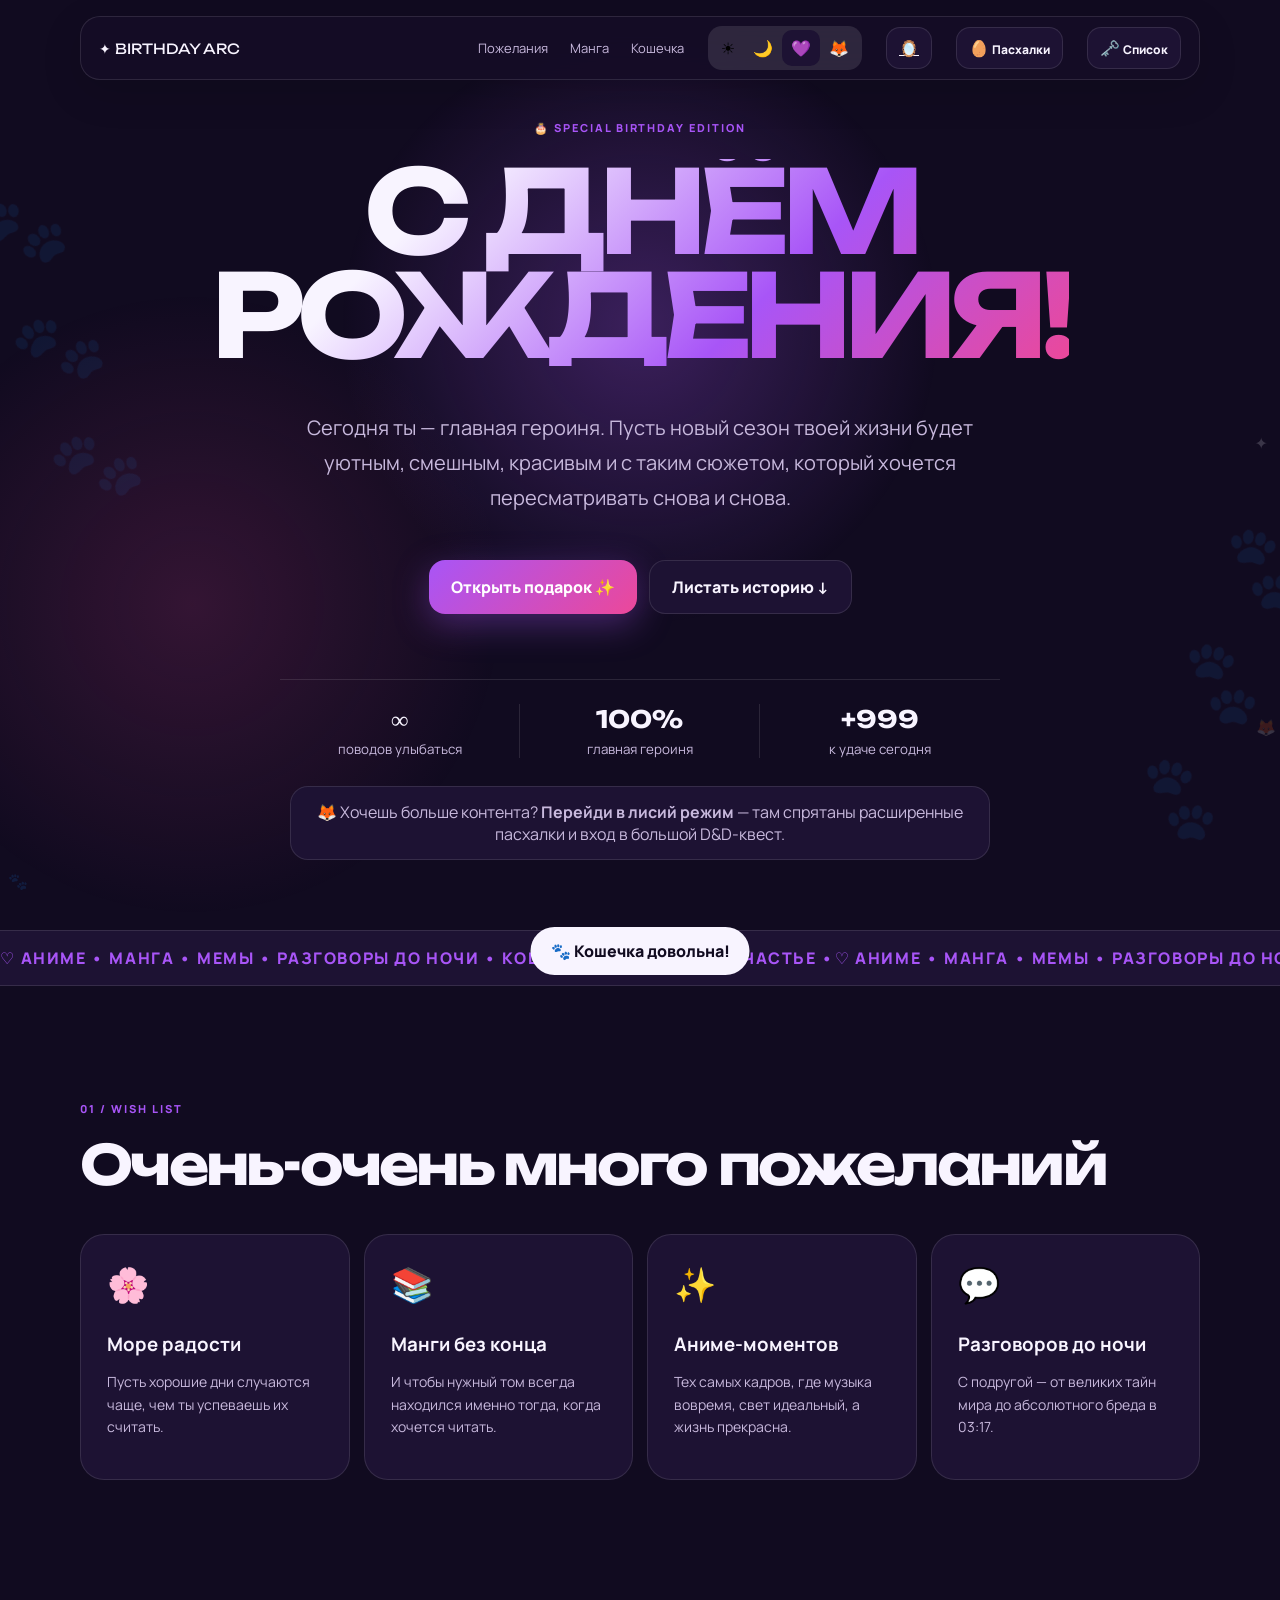
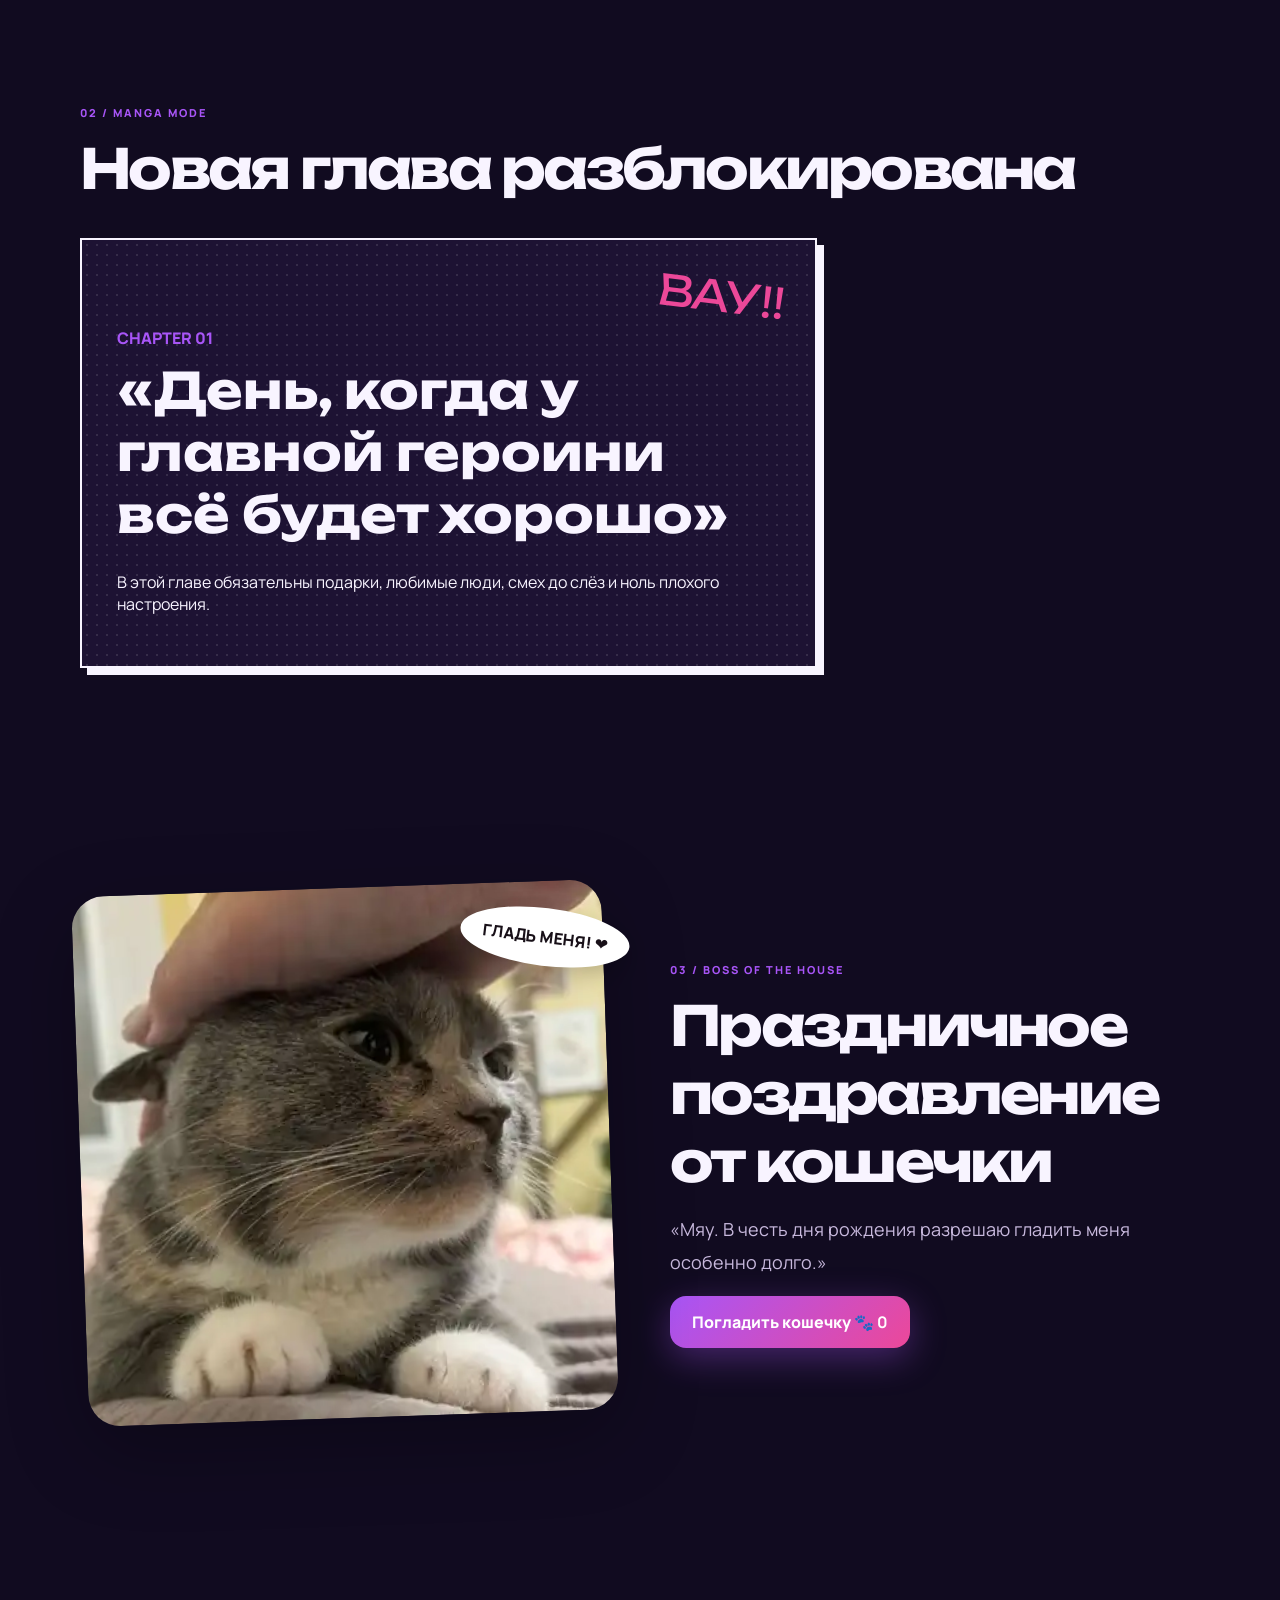
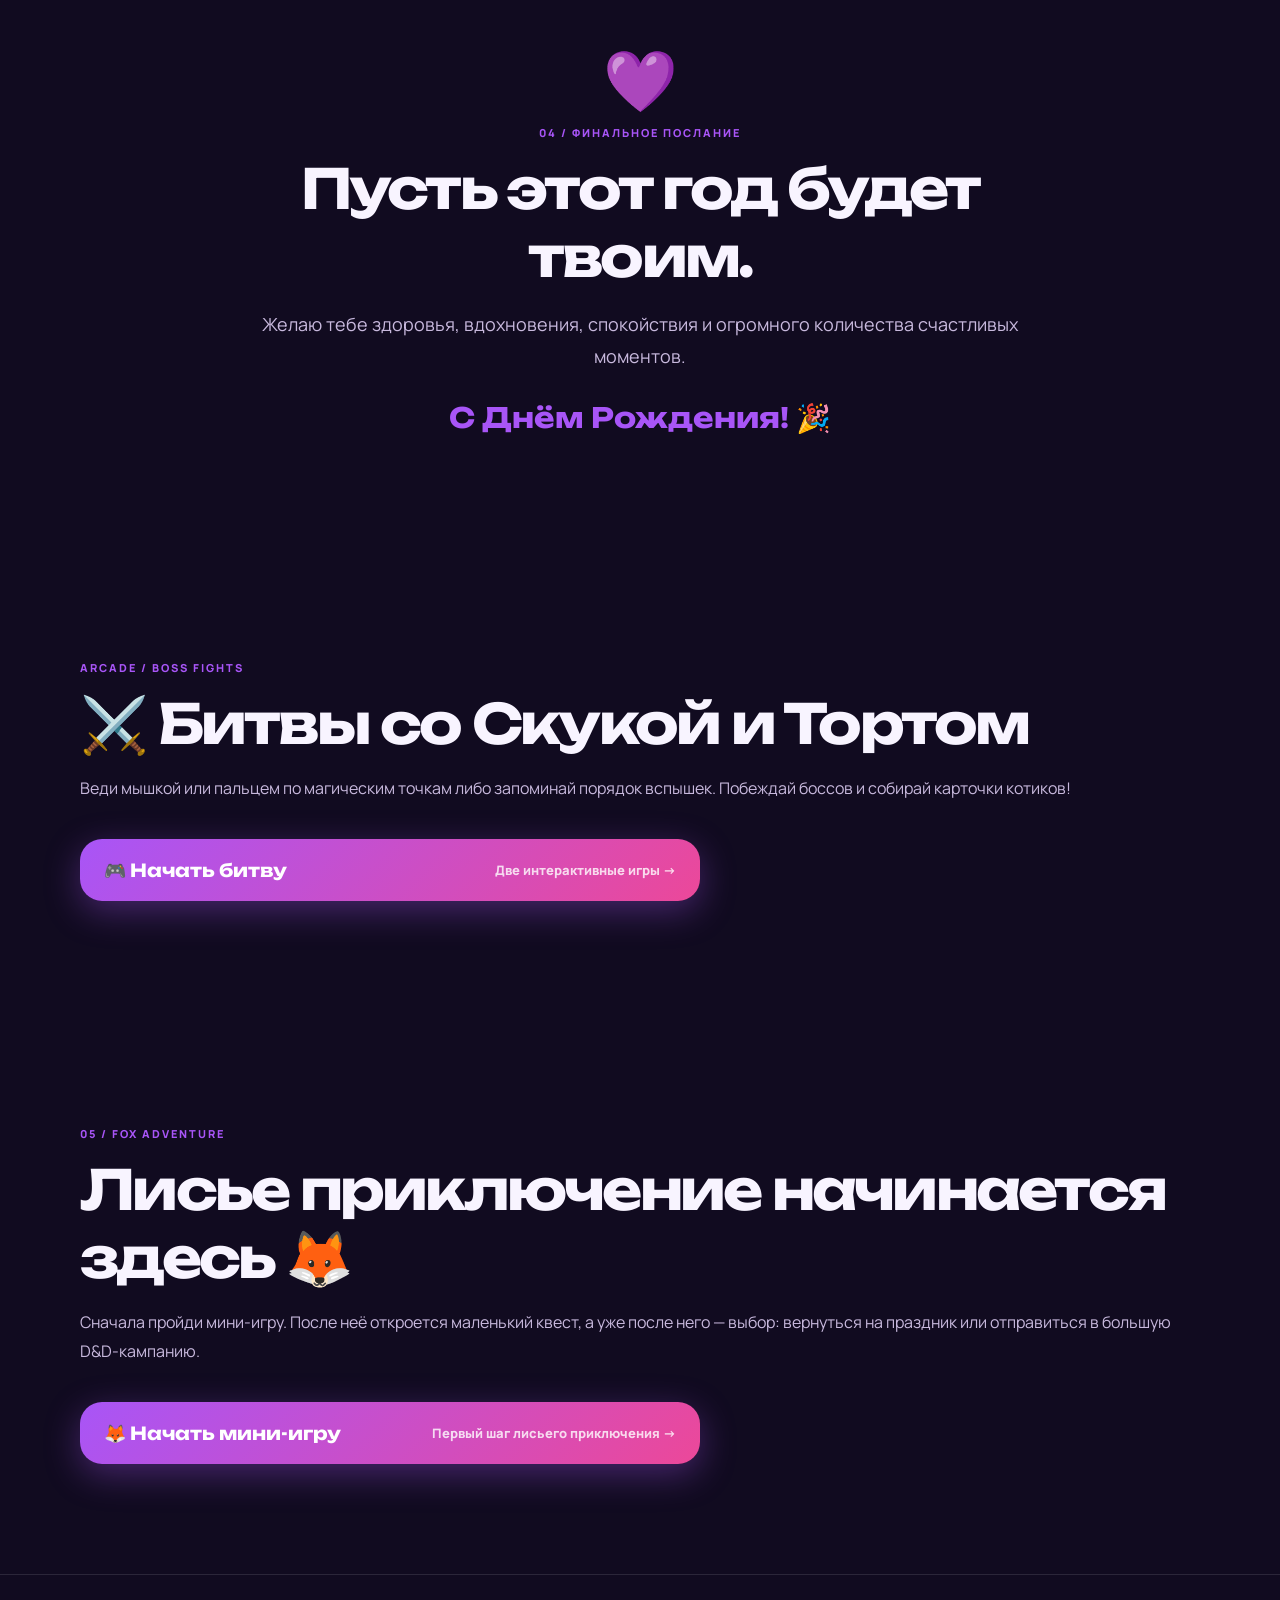
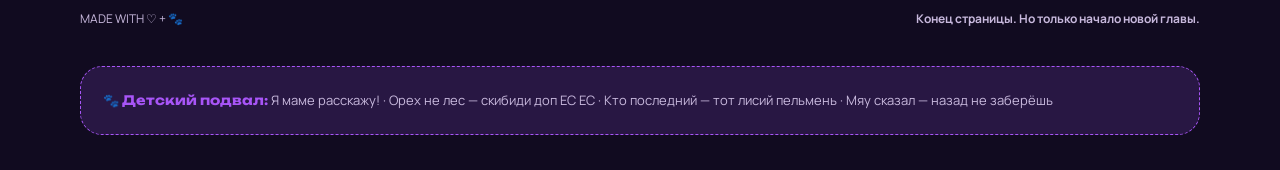
<file: index.html>
<!doctype html><html lang="ru"><head><meta charset="utf-8"><meta name="viewport" content="width=device-width,initial-scale=1,viewport-fit=cover"><meta name="theme-color" content="#7c3aed"><title>Для самой главной героини 💜</title><link rel="stylesheet" href="style.css"></head><body data-theme="purple">
<div id="preloader"><div class="loaderCat">🐾</div><b>Загружаем праздничную главу…</b></div><canvas id="fx"></canvas>
<nav class="topbar"><a class="brand" href="#home">✦ BIRTHDAY ARC</a><div class="navlinks"><a href="#wishes">Пожелания</a><a href="#manga">Манга</a><a href="#cat">Кошечка</a></div><div class="theme-switcher"><button class="tip" data-tip="Светлая" data-theme="light">☀️</button><button class="tip" data-tip="Тёмная" data-theme="dark">🌙</button><button class="tip active" data-tip="Фиолетовая" data-theme="purple">💜</button><button class="tip" data-tip="Лиса" data-theme="fox">🦊</button></div><a class="secret-nav tip" data-tip="Зазеркалье" href="mirror.html">🪞</a><button class="secret-nav tip" data-tip="Пасхалки" id="secretMenuBtn">🥚 <span>Пасхалки</span></button><button class="secret-nav tip" data-tip="Все пасхалки" id="eggGuideBtn">🗝️ <span>Список</span></button></nav>
<div class="pawTrail pawTrailLeft" aria-hidden="true">🐾<br>🐾<br>🐾</div><div class="pawTrail pawTrailRight" aria-hidden="true">🐾<br>🐾<br>🐾</div><main><header class="hero" id="home"><div class="badge">🎂 SPECIAL BIRTHDAY EDITION</div><h1>С ДНЁМ<br><span>РОЖДЕНИЯ!</span></h1><p class="lead">Сегодня ты — главная героиня. Пусть новый сезон твоей жизни будет уютным, смешным, красивым и с таким сюжетом, который хочется пересматривать снова и снова.</p><div class="heroBtns"><button class="primary" id="openGift">Открыть подарок ✨</button><a class="ghost" href="#wishes">Листать историю ↓</a></div><div class="stats"><div><b>∞</b><small>поводов улыбаться</small></div><div><b>100%</b><small>главная героиня</small></div><div><b>+999</b><small>к удаче сегодня</small></div></div><div class="foxInvite" id="foxInvite">🦊 Хочешь больше контента? <b>Перейди в лисий режим</b> — там спрятаны расширенные пасхалки и вход в большой D&D-квест.</div></header>
<style>body[data-theme="fox"] #foxInvite{display:none}#foxNavigator{display:none;max-width:820px;margin:30px auto 0}body[data-theme="fox"] #foxNavigator{display:block}.foxMapButton{border:1px solid #ffcf8b;background:linear-gradient(120deg,#ac5522,#efae56);color:#28140b;font-weight:900;border-radius:20px;padding:18px 26px;box-shadow:0 9px 28px #e4814855;font-size:clamp(16px,2.4vw,22px);cursor:pointer}.foxRouteMenu{margin-top:14px;border:1px solid #ffb87977;background:#2b180eea;border-radius:18px;padding:18px;color:#ffe6cf;box-shadow:0 10px 30px #0006}.foxRouteMenu[hidden]{display:none}.foxRouteGrid{display:grid;grid-template-columns:repeat(auto-fit,minmax(180px,1fr));gap:10px}.foxRouteGrid a{display:block;text-decoration:none;color:#fff2e5;background:#64351d;padding:13px;border-radius:12px;border:1px solid #ffb66c66}.foxRouteGrid a:hover{background:#91512b}.foxRouteMenu p{color:#ffdda9}</style><div id="foxNavigator"><button class="foxMapButton" id="foxMapBtn" type="button" aria-expanded="false" aria-controls="foxRouteMenu">🗺️ Куда ещё не заглядывали? <span id="foxUnvisitedCount"></span></button><div class="foxRouteMenu" id="foxRouteMenu" hidden><h3>🐾 Неисследованные места</h3><p>Выбирай путь — карта запоминает посещённые разделы на этом устройстве.</p><div id="foxRouteGrid" class="foxRouteGrid"></div></div></div><section class="ticker"><div><span>♡ АНИМЕ • МАНГА • МЕМЫ • РАЗГОВОРЫ ДО НОЧИ • КОШЕЧКА • ПОДАРКИ • СЧАСТЬЕ • </span><span>♡ АНИМЕ • МАНГА • МЕМЫ • РАЗГОВОРЫ ДО НОЧИ • КОШЕЧКА • ПОДАРКИ • СЧАСТЬЕ • </span></div></section>
<section id="wishes" class="section"><div class="sectionHead"><span>01 / WISH LIST</span><h2>Очень-очень много пожеланий</h2></div><div class="cards"><article><i>🌸</i><h3>Море радости</h3><p>Пусть хорошие дни случаются чаще, чем ты успеваешь их считать.</p></article><article><i>📚</i><h3>Манги без конца</h3><p>И чтобы нужный том всегда находился именно тогда, когда хочется читать.</p></article><article><i>✨</i><h3>Аниме-моментов</h3><p>Тех самых кадров, где музыка вовремя, свет идеальный, а жизнь прекрасна.</p></article><article><i>💬</i><h3>Разговоров до ночи</h3><p>С подругой — от великих тайн мира до абсолютного бреда в 03:17.</p></article></div></section>
<section id="manga" class="section manga"><div class="sectionHead"><span>02 / MANGA MODE</span><h2>Новая глава разблокирована</h2></div><div class="comic"><div class="comicBig"><div class="sfx">ВАУ!!</div><div class="chapter">CHAPTER 01</div><h3>«День, когда у главной героини всё будет хорошо»</h3><p>В этой главе обязательны подарки, любимые люди, смех до слёз и ноль плохого настроения.</p></div></div></section>
<section id="cat" class="section cat"><div class="catPhoto"><img src="assets/cat.webp" alt="Наша кошечка" class="realCat"><div class="catBubble">ГЛАДЬ МЕНЯ! ❤️</div></div><div class="catText"><span>03 / BOSS OF THE HOUSE</span><h2>Праздничное поздравление от кошечки</h2><p>«Мяу. В честь дня рождения разрешаю гладить меня особенно долго.»</p><button class="primary" id="petCat">Погладить кошечку 🐾 <b id="pets">0</b></button></div></section>
<section class="section final"><div class="heart">💜</div><span>04 / ФИНАЛЬНОЕ ПОСЛАНИЕ</span><h2>Пусть этот год будет твоим.</h2><p>Желаю тебе здоровья, вдохновения, спокойствия и огромного количества счастливых моментов.</p><strong>С Днём Рождения! 🎉</strong></section>
<section class="section questGate"><div class="sectionHead"><span>ARCADE / BOSS FIGHTS</span><h2>⚔️ Битвы со Скукой и Тортом</h2><p>Веди мышкой или пальцем по магическим точкам либо запоминай порядок вспышек. Побеждай боссов и собирай карточки котиков!</p></div><a class="adventureBtn primary" href="boss-arena.html"><b>🎮 Начать битву</b><span>Две интерактивные игры →</span></a></section><section class="section questGate"><div class="sectionHead"><span>05 / FOX ADVENTURE</span><h2>Лисье приключение начинается здесь 🦊</h2><p>Сначала пройди мини-игру. После неё откроется маленький квест, а уже после него — выбор: вернуться на праздник или отправиться в большую D&D-кампанию.</p></div><a class="adventureBtn primary" href="mini-quest.html"><b>🦊 Начать мини-игру</b><span>Первый шаг лисьего приключения →</span></a></section></main>
<footer><span>MADE WITH ♡ + 🐾</span><b>Конец страницы. Но только начало новой главы.</b><div class="footerJokes"><b>🐾 Детский подвал:</b> Я маме расскажу! · Орех не лес — скибиди доп ЕС ЕС · Кто последний — тот лисий пельмень · Мяу сказал — назад не заберёшь</div></footer>
<div class="modal" id="gift"><div class="giftbox"><button id="closeGift">×</button><div class="giftEmoji">🎁</div><h2>Ты сегодня официально легенда дня ✨</h2><button class="primary" id="boom">Забрать бонус 💜</button></div></div>
<div class="egg egg1" data-egg="Лапка в углу">🐾</div><div class="egg egg2" data-egg="Звёздная пыль">✦</div><div class="egg egg3" data-egg="Лисий хвост">🦊</div><div id="secretPanel"><div class="secretCard"><button id="closeSecrets">×</button><small>🦊 FOX SECRET ARCHIVE</small><h2>🥚 Лисьи пасхалки</h2><p><b id="eggCount">0</b> / 15 найдено</p><p class="eggIntro">Каждая пасхалка — маленький секрет страницы. Найденные показывают своё название и описание. Наведи или нажми на выполненную, чтобы узнать, что нужно было сделать.</p><div id="eggList"></div><button class="ghost" id="hintBtn">💡 Дать подсказку</button><p id="hintText"></p></div></div><div id="eggGuide" class="modal"><div class="giftbox eggGuideBox"><button id="closeEggGuide">×</button><div class="giftEmoji">🗝️</div><h2>Карта пасхалок</h2><p>Здесь можно посмотреть названия всех секретов. Способ получения скрыт, пока пасхалка не выполнена.</p><div id="eggGuideList"></div></div></div><div id="toast">🐾 Кошечка довольна!</div><script src="script.js?v=foxmap-fix2"></script><script src="theme-icons.js"></script></body></html>
</file>
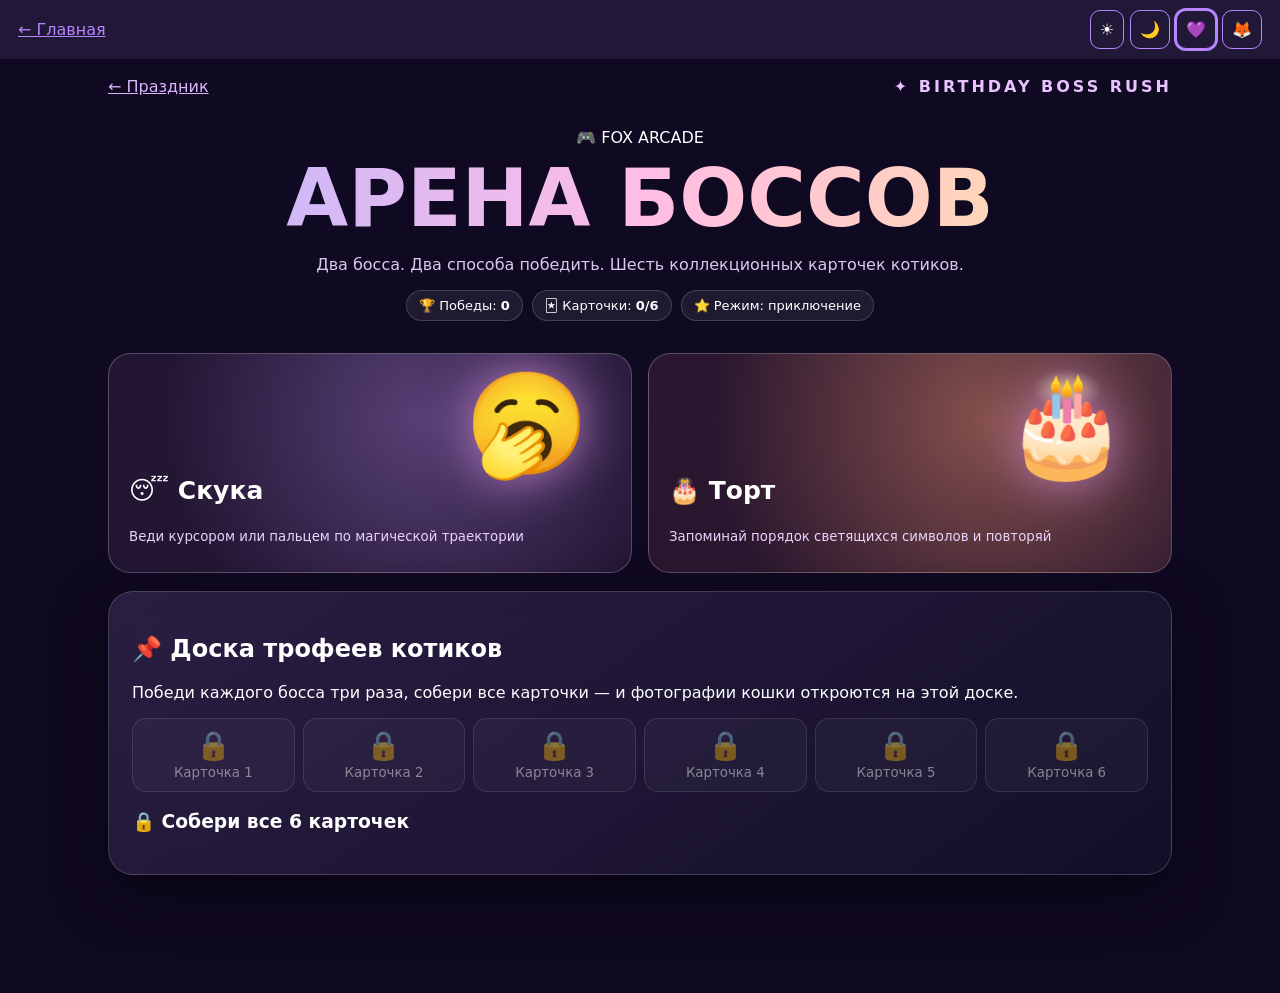
<file: boss-arena.html>
<!doctype html><html lang="ru"><head><meta charset="utf-8"><meta name="viewport" content="width=device-width,initial-scale=1"><title>Boss Rush | Birthday Arc</title><style>
*{box-sizing:border-box}body{margin:0;background:#100922;color:#fff;font:16px system-ui;--accent:#b786ff;--card:#211737;--text:#fff;overflow-x:hidden}button{font:inherit;cursor:pointer}a{color:#dcb6ff}.game{max-width:1100px;margin:auto;padding:18px 18px 100px}.top{display:flex;align-items:center;justify-content:space-between;gap:8px;flex-wrap:wrap}.logo{font-weight:900;letter-spacing:3px;color:#e9c3ff}.hero{text-align:center;margin:32px auto}.hero h1{font-size:clamp(2.3rem,7vw,5rem);line-height:1;margin:12px 0;background:linear-gradient(100deg,#b7b5ff,#ffbde6,#ffe2a1);background-clip:text;color:transparent}.hero p{color:#dbcae9}.panel{border:1px solid #ffffff2b;background:linear-gradient(145deg,#2e2147df,#14102adb);border-radius:25px;box-shadow:0 18px 55px #0008;padding:23px;margin:18px 0;backdrop-filter:blur(15px)}.bosses{display:grid;grid-template-columns:1fr 1fr;gap:16px}.bossChoice{position:relative;min-height:220px;border:1px solid #ffffff3b;background:radial-gradient(circle at 60% 30%,#574075,#231633 74%);border-radius:22px;color:white;overflow:hidden;padding:20px;text-align:left;transition:.22s}.bossChoice:hover,.bossChoice:focus-visible{transform:translateY(-5px);border-color:#f5b1ff;box-shadow:0 0 25px #b988ff50}.bossChoice .avatar{position:absolute;font-size:100px;right:8%;top:5%;filter:drop-shadow(0 0 25px #f4a3f8b3);animation:idle 3s ease-in-out infinite}.bossChoice:nth-child(2){background:radial-gradient(circle at 65% 30%,#85504c,#2a172f 74%)}.bossChoice h2{position:relative;margin-top:95px;font-size:25px}.bossChoice small{position:relative;color:#ead2fa}.stats{display:flex;flex-wrap:wrap;gap:9px;justify-content:center}.stat{border:1px solid #ffffff2b;border-radius:999px;padding:7px 12px;background:#ffffff12;font-size:13px}.screen{position:relative;min-height:510px;overflow:hidden;border-radius:24px;border:2px solid #ffffff36;background:radial-gradient(circle at 50% 35%,#463260 0%,#1c1635 55%,#0d0b1e 100%);touch-action:none}.screen.cake{background:radial-gradient(circle at 50% 35%,#734049,#30203e 58%,#130a1f)}.stars{position:absolute;inset:0;pointer-events:none;background-image:radial-gradient(#fff9 1px,transparent 1px);background-size:44px 46px;opacity:.25;animation:stars 11s linear infinite}.floor{position:absolute;inset:auto 0 0;height:32%;background:linear-gradient(0deg,#0c0b20,#5b3a7044);clip-path:polygon(0 60%,50% 10%,100% 60%,100% 100%,0 100%)}.enemy{position:absolute;top:45px;left:50%;transform:translateX(-50%);font-size:clamp(85px,17vw,150px);filter:drop-shadow(0 14px 20px #000a);animation:idle 2.7s ease-in-out infinite;pointer-events:none;z-index:1}.enemy.hit{animation:hit .3s linear 1}.enemy.die{animation:die .9s forwards}.hud{display:grid;grid-template-columns:1fr 1fr;gap:12px;margin:15px 0}.meter{background:#ffffff17;border:1px solid #ffffff28;border-radius:14px;padding:10px}.meter span{font-weight:800;font-size:13px;display:flex;justify-content:space-between;gap:5px}.bar{height:12px;background:#100d21;border-radius:8px;overflow:hidden;margin-top:8px}.fill{height:100%;width:100%;background:linear-gradient(90deg,#fa628d,#ffd19a);transition:width .32s}.playerfill{background:linear-gradient(90deg,#71d5cb,#a4a9ff)}.goal{position:absolute;top:235px;left:0;right:0;text-align:center;font-weight:800;text-shadow:0 3px 7px #0009;z-index:3;padding:0 15px}.route{position:absolute;inset:270px 0 0;touch-action:none}.node{position:absolute;display:grid;place-items:center;height:58px;width:58px;border:3px solid #fff9;border-radius:50%;background:#936ad5;color:#fff;font-size:24px;font-weight:900;transform:translate(-50%,-50%);box-shadow:0 0 24px #bd8affaa;user-select:none;z-index:5}.node.next{background:#ffc773;color:#271337;box-shadow:0 0 40px #ffe09e}.node.done{background:#55d9b2}.route svg{position:absolute;inset:0;width:100%;height:100%;overflow:visible;pointer-events:none}.padGrid{position:absolute;left:50%;bottom:18px;transform:translateX(-50%);width:min(440px,91%);display:grid;grid-template-columns:1fr 1fr;gap:12px}.pad{height:95px;border:2px solid #ffffff50;border-radius:18px;font-size:40px;background:linear-gradient(135deg,#73549d,#3e2862);color:#fff;box-shadow:inset 0 5px 10px #fff1,0 9px 15px #0006;transition:.12s}.pad:nth-child(2){background:linear-gradient(135deg,#c56889,#673854)}.pad:nth-child(3){background:linear-gradient(135deg,#5d9bb6,#34516f)}.pad:nth-child(4){background:linear-gradient(135deg,#dfac57,#74513d)}.pad.flash{filter:brightness(1.85);transform:scale(1.07);box-shadow:0 0 35px #fff6}.pad:disabled{opacity:.5}.actions{display:flex;justify-content:center;gap:10px;flex-wrap:wrap;margin-top:16px}.action{border:1px solid #e9c5ff78;background:linear-gradient(135deg,#b07bf9,#ed91bd);padding:12px 20px;border-radius:14px;font-weight:900;color:#241138;min-height:48px}.action.secondary{background:#ffffff12;color:white}.action:disabled{opacity:.4}.message{text-align:center;min-height:32px;color:#ffdcaf;font-weight:700;margin:10px}.collection{display:grid;grid-template-columns:repeat(6,1fr);gap:8px}.collect{border:1px solid #ffffff3b;border-radius:14px;background:#ffffff12;padding:10px;text-align:center}.collect .symbol{font-size:28px}.collect.lock{opacity:.48}.gallery{display:grid;grid-template-columns:repeat(3,1fr);gap:12px;margin-top:15px}.gallery img{width:100%;aspect-ratio:1;object-fit:cover;border-radius:13px;border:2px solid #f9d5ff}.hidden{display:none!important}.overlay{position:absolute;inset:0;z-index:11;display:grid;place-items:center;text-align:center;padding:25px;background:#090918c9;backdrop-filter:blur(10px)}.overlayBox{border:1px solid #ffffff5c;background:#2a2043;padding:25px;border-radius:25px;max-width:460px}.overlay h2{font-size:clamp(2rem,7vw,3.5rem);margin:10px}.sparks{position:absolute;inset:0;pointer-events:none;overflow:hidden;z-index:10}.spark{position:absolute;font-size:28px;animation:fly .95s forwards}@keyframes fly{to{transform:translate(var(--dx),var(--dy)) rotate(290deg);opacity:0}}@keyframes idle{50%{transform:translate(-50%,-14px)}}@keyframes hit{25%{transform:translateX(-55%) rotate(-10deg)}70%{transform:translateX(-45%) rotate(9deg)}}@keyframes die{to{opacity:0;transform:translate(-50%,150px) scale(.4) rotate(90deg)}}@keyframes stars{to{background-position:90px 90px}}@media(max-width:660px){.bosses,.hud{grid-template-columns:1fr}.bossChoice{min-height:170px}.bossChoice h2{margin-top:62px}.bossChoice .avatar{font-size:80px}.screen{min-height:470px}.enemy{top:18px}.goal{top:205px}.route{top:240px}.pad{height:76px}.collection{grid-template-columns:repeat(3,1fr)}.gallery{grid-template-columns:repeat(2,1fr)}.panel{padding:15px}}@media(prefers-reduced-motion:reduce){*,*:before,*:after{animation-duration:.01ms!important;transition:none!important}}</style></head><body data-theme="purple"><div class="game"><div class="top"><a href="index.html">← Праздник</a><div class="logo">✦ BIRTHDAY BOSS RUSH</div></div><header class="hero"><span>🎮 FOX ARCADE</span><h1>АРЕНА БОССОВ</h1><p>Два босса. Два способа победить. Шесть коллекционных карточек котиков.</p><div class="stats"><span class="stat">🏆 Победы: <b id="wins">0</b></span><span class="stat">🃏 Карточки: <b id="count">0/6</b></span><span class="stat">⭐ Режим: приключение</span></div></header><div class="bosses" id="selection"><button class="bossChoice" id="selectBored"><span class="avatar">🥱</span><h2>😴 Скука</h2><small>Веди курсором или пальцем по магической траектории</small></button><button class="bossChoice" id="selectCake"><span class="avatar">🎂</span><h2>🎂 Торт</h2><small>Запоминай порядок светящихся символов и повторяй</small></button></div><section class="panel hidden" id="fight"><div class="top"><h2 id="bossTitle">Босс</h2><button class="action secondary" id="exit">✕ Выйти</button></div><div class="hud"><div class="meter"><span>💜 Героиня <b id="playerText">100/100</b></span><div class="bar"><div class="fill playerfill" id="playerBar"></div></div></div><div class="meter"><span>👑 Босс <b id="bossText">100/100</b></span><div class="bar"><div class="fill" id="bossBar"></div></div></div></div><div id="screen" class="screen"><div class="stars"></div><div class="floor"></div><div class="enemy" id="enemy">🥱</div><div class="goal" id="goal">Начни раунд!</div><div id="route" class="route hidden"></div><div class="padGrid hidden" id="pads"><button class="pad" data-n="0">🌸</button><button class="pad" data-n="1">⭐</button><button class="pad" data-n="2">🐱</button><button class="pad" data-n="3">🦊</button></div><div class="sparks" id="sparks"></div><div class="overlay hidden" id="overlay"><div class="overlayBox"><div style="font-size:65px" id="endIcon">🏆</div><h2 id="endTitle">ПОБЕДА!</h2><p id="endText"></p><div class="actions"><button class="action" id="again">Ещё раз</button><button class="action secondary" id="back">К выбору</button></div></div></div></div><p class="message" id="message" aria-live="polite">Готовься к бою!</p><div class="actions"><button class="action" id="startRound">▶ Начать раунд</button><button class="action secondary" id="help">❔ Как играть</button></div></section><section class="panel"><h2>📌 Доска трофеев котиков</h2><p>Победи каждого босса три раза, собери все карточки — и фотографии кошки откроются на этой доске.</p><div class="collection" id="collection"></div><h3 id="unlock">🔒 Галерея закрыта</h3><div class="gallery" id="gallery"></div></section></div><script>
const $=q=>document.querySelector(q),all=q=>[...document.querySelectorAll(q)];let cards=[],wins={bored:0,cake:0};try{cards=JSON.parse(localStorage.getItem('fox-boss-cards')||'[]');wins={...wins,...JSON.parse(localStorage.getItem('fox-boss-wins')||'{}')}}catch{}cards=cards.filter(n=>Number.isInteger(n)&&n>=0&&n<6);let mode=null,hp=100,bhp=100,round=0,locked=false,sequence=[],inputs=0,routeIndex=0,roundActive=false,timers=[],generation=0;const names=['Сонная лапка','Озорной хвост','Секретное мур','Котобосс','Мурчательный щит','Праздничная корона'];function later(fn,ms){const g=generation;const id=setTimeout(()=>{if(g===generation)fn()},ms);timers.push(id)}function clearTimers(){generation++;timers.forEach(clearTimeout);timers=[]}function renderCollection(){$('#count').textContent=cards.length+'/6';$('#wins').textContent=(wins.bored||0)+(wins.cake||0);$('#collection').innerHTML=names.map((n,i)=>'<div class="collect '+(cards.includes(i)?'':'lock')+'"><div class="symbol">'+(cards.includes(i)?'🃏':'🔒')+'</div><small>'+(cards.includes(i)?n:'Карточка '+(i+1))+'</small></div>').join('');const open=cards.length===6;$('#unlock').textContent=open?'🐱 Галерея разблокирована!':'🔒 Собери все 6 карточек';$('#gallery').innerHTML=open?['cat.webp','cat-robot-1.jpg','cat-robot-2.jpg','cat-robot-3.jpg','cat-robot-4.jpg','cat.webp'].map((name,i)=>'<img src="assets/'+name+'" loading="lazy" alt="Кошечка '+(i+1)+'">').join(''):''}function renderHP(){$('#playerText').textContent=hp+'/100';$('#bossText').textContent=bhp+'/100';$('#playerBar').style.width=hp+'%';$('#bossBar').style.width=bhp+'%'}function message(t){$('#message').textContent=t}function showChoice() {clearTimers();mode=null;roundActive=false;$('#fight').classList.add('hidden');$('#selection').classList.remove('hidden');$('#overlay').classList.add('hidden')}function select(type){clearTimers();mode=type;hp=100;bhp=100;round=0;locked=false;roundActive=false;$('#selection').classList.add('hidden');$('#fight').classList.remove('hidden');$('#overlay').classList.add('hidden');$('#route').classList.add('hidden');$('#pads').classList.add('hidden');$('#bossTitle').textContent=type==='bored'?'😴 Скука • Лабиринт магии':'🎂 Торт • Испытание памяти';$('#enemy').textContent=type==='bored'?'🥱':'🎂';$('#enemy').classList.remove('die');$('#screen').classList.toggle('cake',type==='cake');$('#goal').textContent=type==='bored'?'Проведи через точки по порядку':'Повтори комбинацию символов';$('#startRound').disabled=false;$('#startRound').textContent='▶ Начать раунд';message('Победи за 4 успешных раунда!');renderHP()}function particles(){const e=$('#sparks');e.replaceChildren();for(let i=0;i<22;i++){const el=document.createElement('span');el.className='spark';el.textContent=['✨','⭐','💜'][i%3];el.style.left=(30+Math.random()*40)+'%';el.style.top=(30+Math.random()*30)+'%';el.style.setProperty('--dx',(Math.random()*420-210)+'px');el.style.setProperty('--dy',(Math.random()*400-200)+'px');e.append(el)}}function hurtEnemy(d){bhp=Math.max(0,bhp-d);$('#enemy').classList.remove('hit');void $('#enemy').offsetWidth;$('#enemy').classList.add('hit');particles();renderHP();if(bhp<=0)finish(true);else{roundActive=false;$('#startRound').disabled=false;$('#startRound').textContent='▶ Следующий раунд';message('✨ Успешная атака! -'+d+' здоровья боссу.')}}function fail(reason){if(!roundActive)return;roundActive=false;hp=Math.max(0,hp-20);renderHP();$('#pads').classList.add('hidden');$('#route').classList.add('hidden');locked=false;if(hp<=0)finish(false);else{message(reason+' Потеряно 20 HP.');$('#goal').textContent='Попробуй ещё раз!';$('#startRound').disabled=false;$('#startRound').textContent='↻ Повторить раунд'}}function finish(win){clearTimers();roundActive=false;$('#startRound').disabled=true;$('#overlay').classList.remove('hidden');$('#endIcon').textContent=win?'🏆':'💔';$('#endTitle').textContent=win?'ПОБЕДА!':'ПОРАЖЕНИЕ';if(win){const type=mode;wins[type]=(wins[type]||0)+1;localStorage.setItem('fox-boss-wins',JSON.stringify(wins));const pool=type==='bored'?[0,1,2]:[3,4,5],next=pool.find(i=>!cards.includes(i));if(next!==undefined){cards.push(next);localStorage.setItem('fox-boss-cards',JSON.stringify(cards))}$('#endText').textContent=next===undefined?'Ты победила снова! Все карточки этого босса уже получены.':'Получена новая карточка: '+names[next]+'!';$('#enemy').classList.add('die');particles();renderCollection()}else $('#endText').textContent='Не сдавайся! Можно попробовать снова.'}function start(){if(!mode||roundActive)return;clearTimers();roundActive=true;locked=true;round++;$('#startRound').disabled=true;if(mode==='bored')startRoute();else startMemory()}function startRoute(){const area=$('#route');area.classList.remove('hidden');$('#pads').classList.add('hidden');routeIndex=0;area.replaceChildren();const pts=[[12,57],[30,20],[52,67],[73,22],[90,60]];const svg=document.createElementNS('http://www.w3.org/2000/svg','svg');svg.setAttribute('viewBox','0 0 100 100');svg.setAttribute('preserveAspectRatio','none');const line=document.createElementNS('http://www.w3.org/2000/svg','polyline');line.setAttribute('points',pts.map(p=>p.join(',')).join(' '));line.setAttribute('fill','none');line.setAttribute('stroke','#e8b9ff');line.setAttribute('stroke-width','1.4');line.setAttribute('stroke-dasharray','2 2');svg.append(line);area.append(svg);pts.forEach((p,i)=>{const el=document.createElement('div');el.className='node'+(i===0?' next':'');el.textContent=i+1;el.style.left=p[0]+'%';el.style.top=p[1]+'%';el.dataset.i=i;area.append(el)});$('#goal').textContent='Проведи пальцем или мышкой от 1 до 5 без отрыва';message('Удерживай кнопку мыши / палец и следуй по точкам.');let dragging=false;const visit=e=>{if(!roundActive||!dragging)return;const x=e.clientX,y=e.clientY;const nodes=all('#route .node');const n=nodes[routeIndex];if(!n)return;const r=n.getBoundingClientRect(),cx=r.left+r.width/2,cy=r.top+r.height/2;if(Math.hypot(cx-x,cy-y)<Math.max(32,r.width*.65)){n.classList.remove('next');n.classList.add('done');routeIndex++;if(nodes[routeIndex])nodes[routeIndex].classList.add('next');if(routeIndex===nodes.length){dragging=false;area.releasePointerCapture?.(e.pointerId);hurtEnemy(25)}}};area.onpointerdown=e=>{dragging=true;area.setPointerCapture(e.pointerId);visit(e)};area.onpointermove=visit;area.onpointerup=e=>{if(dragging&&roundActive){dragging=false;fail('Маршрут прерван.')}};area.onpointercancel=()=>{if(roundActive)fail('Маршрут прерван.')}}function startMemory(){const area=$('#pads');$('#route').classList.add('hidden');area.classList.remove('hidden');inputs=0;locked=true;sequence=Array.from({length:Math.min(3+round,7)},()=>Math.floor(Math.random()*4));$('#goal').textContent='Запомни последовательность!';message('Следи за вспышками, затем повтори порядок.');const buttons=all('.pad');buttons.forEach(b=>b.disabled=true);sequence.forEach((n,i)=>{later(()=>buttons[n].classList.add('flash'),500+i*750);later(()=>buttons[n].classList.remove('flash'),950+i*750)});later(()=>{locked=false;buttons.forEach(b=>b.disabled=false);$('#goal').textContent='Твоя очередь!';message('Нажимай на символы в том же порядке.')},750+sequence.length*750)}all('.pad').forEach(b=>b.addEventListener('click',()=>{if(mode!=='cake'||locked||!roundActive)return;const n=Number(b.dataset.n);if(n!==sequence[inputs]){all('.pad').forEach(x=>x.disabled=true);fail('Неправильный символ.');return}b.classList.add('flash');later(()=>b.classList.remove('flash'),220);inputs++;if(inputs===sequence.length){locked=true;all('.pad').forEach(x=>x.disabled=true);hurtEnemy(25)}}));$('#selectBored').onclick=()=>select('bored');$('#selectCake').onclick=()=>select('cake');$('#exit').onclick=showChoice;$('#startRound').onclick=start;$('#again').onclick=()=>select(mode);$('#back').onclick=showChoice;$('#help').onclick=()=>message(mode==='bored'?'Удерживай нажатие на точке 1 и веди до 5, не отпуская. На телефоне веди пальцем.':'Сначала смотри на вспышки, затем нажимай кнопки в том же порядке.');renderCollection();renderHP();
</script><script src="theme-icons.js"></script><script src="visit-tracker.js"></script></body></html>
</file>
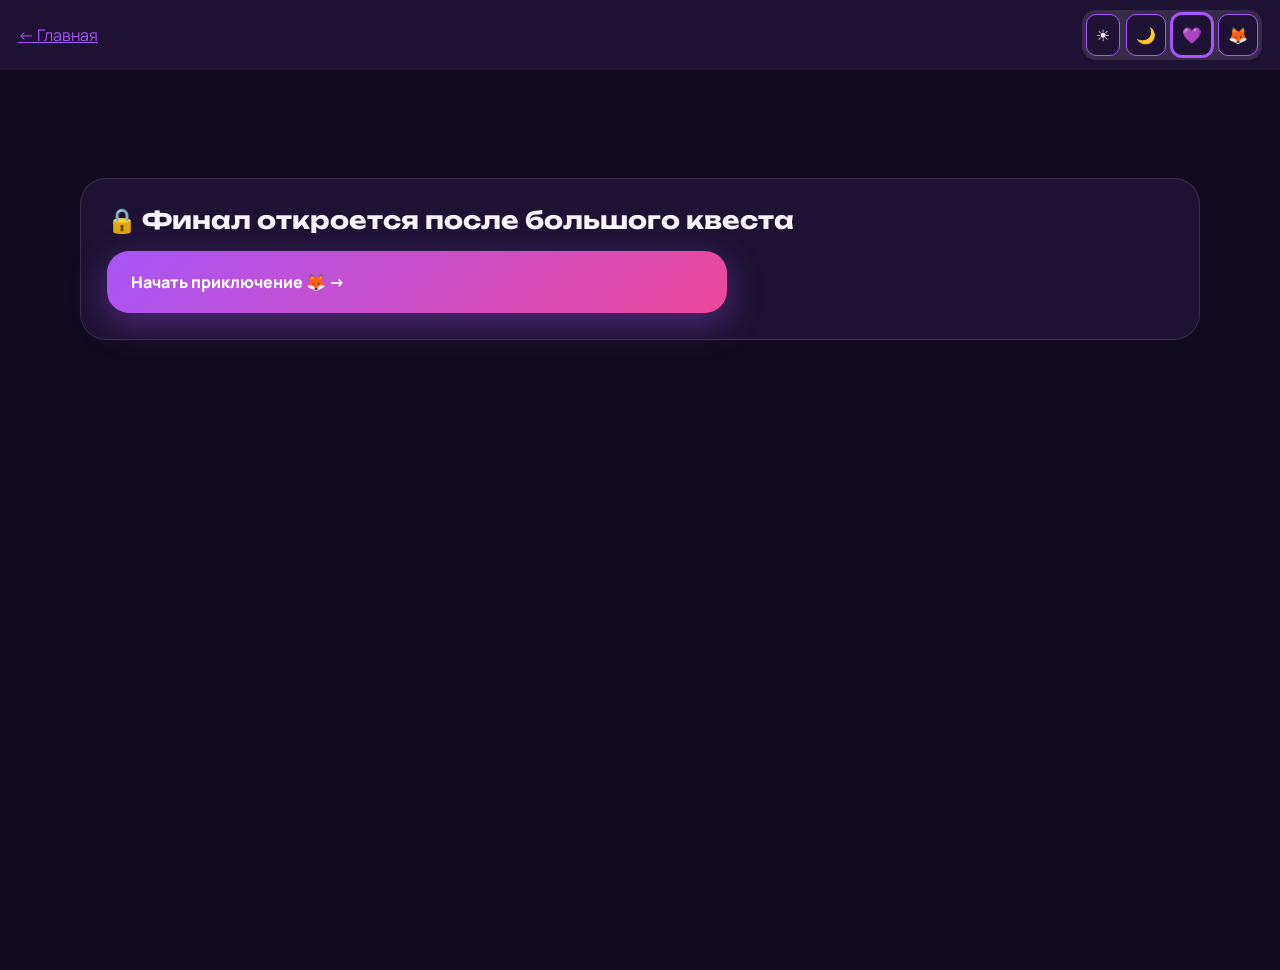
<file: finale.html>
<!doctype html><html lang="ru"><head><meta charset="utf-8"><meta name="viewport" content="width=device-width,initial-scale=1,viewport-fit=cover"><title>Финальный подарок 💜</title><link rel="stylesheet" href="style.css"><style>.memory-section{margin:75px auto 55px;max-width:1200px}.memory-section .memory-intro{max-width:740px;margin:0 auto 30px;text-align:center;line-height:1.7;color:var(--muted,#ead9f7)}.memory-grid{display:grid;grid-template-columns:repeat(4,minmax(0,1fr));gap:18px}.memory-card{position:relative;appearance:none;cursor:zoom-in;display:block;width:100%;border:1px solid #ffffff40;border-radius:18px;padding:9px 9px 14px;background:linear-gradient(145deg,#fffdfd,#efe2f9);color:#44314f;box-shadow:0 14px 30px #0003;transform:rotate(var(--rotate,0deg));transition:transform .28s,box-shadow .28s}.memory-card:nth-child(even){--rotate:2deg}.memory-card:nth-child(3n){--rotate:-2deg}.memory-card:hover,.memory-card:focus-visible{transform:rotate(0deg) translateY(-9px) scale(1.025);box-shadow:0 20px 44px #b577eb66}.memory-card img{width:100%;height:220px;object-fit:cover;display:block;border-radius:11px;background:#c7adc9}.memory-card span{display:block;font-size:.85rem;font-weight:700;padding:10px 2px 0}.memory-viewer{position:fixed;inset:0;z-index:20000;display:none;justify-content:center;align-items:center;flex-direction:column;gap:12px;padding:55px 12px 20px;background:#120b20ec;backdrop-filter:blur(12px)}.memory-viewer.show{display:flex}.memory-viewer img{max-width:min(95vw,1100px);max-height:75vh;object-fit:contain;border:5px solid #fff;border-radius:12px;box-shadow:0 20px 65px #0009}.memory-viewer button{position:absolute;top:14px;right:20px;background:#fff;color:#241335;border:0;border-radius:12px;min-width:45px;min-height:45px;font-size:28px;cursor:pointer}.memory-viewer p{color:white;text-align:center}@media(max-width:900px){.memory-grid{grid-template-columns:repeat(3,minmax(0,1fr))}}@media(max-width:600px){.memory-grid{grid-template-columns:repeat(2,minmax(0,1fr));gap:12px}.memory-card{padding:6px}.memory-card img{height:170px}.memory-card span{font-size:.7rem}}@media(prefers-reduced-motion:reduce){.memory-card{transition:none}}</style></head><body data-theme="purple"><main class="section questStandalone"><div id="locked"></div><div id="finale" hidden><span class="badge">🏆 TRUE ENDING</span><h1>С ДНЁМ<br><span>РОЖДЕНИЯ!</span></h1><p class="lead">Ты прошла всю лисью историю. А теперь — огромная финальная глава с пожеланиями и вашей кошечкой. 💜</p><div class="cards finaleWishes"><article><i>💜</i><h3>Счастья</h3><p>Очень много — такого, которое замечаешь даже в обычных днях.</p></article><article><i>✨</i><h3>Мечтаний</h3><p>Пусть самые важные постепенно становятся реальностью.</p></article><article><i>🦊</i><h3>Приключений</h3><p>Красивых, смешных и достойных собственной D&D-кампании.</p></article><article><i>🐾</i><h3>Уюта</h3><p>Пледов, мурчания, спокойных вечеров и любимых людей рядом.</p></article><article><i>🌸</i><h3>Вдохновения</h3><p>Чтобы хотелось создавать, пробовать и открывать новое.</p></article><article><i>🎲</i><h3>Удачи</h3><p>Пусть жизнь чаще выбрасывает натуральную двадцатку.</p></article><article><i>🌃</i><h3>Красивых мест</h3><p>И прогулок, которые хочется запомнить надолго.</p></article><article><i>🎂</i><h3>Праздников</h3><p>Не только по календарю — пусть поводы радоваться находятся постоянно.</p></article></div><section class="memory-section" id="memories"><div class="sectionHead"><span>MEMORY ALBUM • 10 MOMENTS</span><h2>📸 Альбом дорогих воспоминаний</h2></div><p class="memory-intro">Десять маленьких историй, которые стали частью большой жизни. Нажми на любую фотографию, чтобы рассмотреть её поближе. 💜</p><div class="memory-grid"><button type="button" class="memory-card" data-memory="0" aria-label="Открыть фотографию 1"><img src="assets/IMG_20261004_133343_773.jpg" loading="lazy" alt="Воспоминание 1"><span>✦ Воспоминание 01</span></button><button type="button" class="memory-card" data-memory="1" aria-label="Открыть фотографию 2"><img src="assets/IMG_20261004_133338_646.jpg" loading="lazy" alt="Воспоминание 2"><span>✦ Воспоминание 02</span></button><button type="button" class="memory-card" data-memory="2" aria-label="Открыть фотографию 3"><img src="assets/IMG_20261004_133338_842.jpg" loading="lazy" alt="Воспоминание 3"><span>✦ Воспоминание 03</span></button><button type="button" class="memory-card" data-memory="3" aria-label="Открыть фотографию 4"><img src="assets/IMG_20261004_133338_696.jpg" loading="lazy" alt="Воспоминание 4"><span>✦ Воспоминание 04</span></button><button type="button" class="memory-card" data-memory="4" aria-label="Открыть фотографию 5"><img src="assets/IMG_20261004_133338_875.jpg" loading="lazy" alt="Воспоминание 5"><span>✦ Воспоминание 05</span></button><button type="button" class="memory-card" data-memory="5" aria-label="Открыть фотографию 6"><img src="assets/IMG_20261004_133338_895.jpg" loading="lazy" alt="Воспоминание 6"><span>✦ Воспоминание 06</span></button><button type="button" class="memory-card" data-memory="6" aria-label="Открыть фотографию 7"><img src="assets/IMG_20261004_133338_969.jpg" loading="lazy" alt="Воспоминание 7"><span>✦ Воспоминание 07</span></button><button type="button" class="memory-card" data-memory="7" aria-label="Открыть фотографию 8"><img src="assets/IMG_20261004_133339_132.jpg" loading="lazy" alt="Воспоминание 8"><span>✦ Воспоминание 08</span></button><button type="button" class="memory-card" data-memory="8" aria-label="Открыть фотографию 9"><img src="assets/IMG_20261004_133339_486.jpg" loading="lazy" alt="Воспоминание 9"><span>✦ Воспоминание 09</span></button><button type="button" class="memory-card" data-memory="9" aria-label="Открыть фотографию 10"><img src="assets/IMG_20261004_133339_722.jpg" loading="lazy" alt="Воспоминание 10"><span>✦ Воспоминание 10</span></button></div></section><div class="sectionHead finaleCats"><span>CAT GALLERY</span><h2>А здесь будет ОЧЕНЬ много кошечки 🐱💗</h2><p>Большая кошачья галерея — лучшие моменты, мемные позы и абсолютная власть пушистой хозяйки сайта.</p></div><div class="catGallery"><img src="assets/cat.webp" alt="Кошечка" loading="lazy"><img src="assets/cat-robot-1.jpg" alt="Кошечка" loading="lazy"><img src="assets/cat-robot-2.jpg" alt="Кошечка" loading="lazy"><img src="assets/cat-robot-3.jpg" alt="Кошечка" loading="lazy"><img src="assets/cat-robot-4.jpg" alt="Кошечка" loading="lazy"></div><div class="sectionHead stickerHead"><span>CAT STICKER PACK</span><h2>А вот и те самые стикеры 🐱💗</h2><p>Отдельное место в самом конце — чтобы весь кошачий стикерпак был собран вместе и ничего не потерялось.</p></div><div class="stickerWall">
<div class="sticker"><img src="assets/cat.webp" alt="Стикер с кошечкой" loading="lazy"><b>ГЛАДЬ МЕНЯ! ❤️</b></div>
<div class="sticker"><img src="assets/cat-robot-1.jpg" alt="Стикер с кошечкой" loading="lazy"><b>Я МАМЕ РАССКАЖУ!</b></div>
<div class="sticker"><img src="assets/cat-robot-2.jpg" alt="Стикер с кошечкой" loading="lazy"><b>МУР-МУР 🐾</b></div>
<div class="sticker"><img src="assets/cat-robot-3.jpg" alt="Стикер с кошечкой" loading="lazy"><b>НЕ МЕШАЙ 😾</b></div>
<div class="sticker"><img src="assets/cat-robot-4.jpg" alt="Стикер с кошечкой" loading="lazy"><b>УЮТНЕНЬКО 💗</b></div>
<div class="sticker"><img src="assets/cat.webp"><b>КИСА-БОСС 👑</b></div>
<div class="sticker"><img src="assets/cat-robot-1.jpg" alt="Стикер с кошечкой" loading="lazy"><b>ЧТО ЭТО?! 👀</b></div>
<div class="sticker"><img src="assets/cat-robot-2.jpg" alt="Стикер с кошечкой" loading="lazy"><b>СЛЕЖУ ЗА ТОБОЙ 📸</b></div>
<div class="sticker"><img src="assets/cat-robot-4.jpg" alt="Стикер с кошечкой" loading="lazy"><b>КУДА ПОЕХАЛ?! 🤨</b></div>
<div class="sticker"><img src="assets/cat.webp"><b>ДАЙ ЛАСКУ! 💕</b></div>
<div class="sticker"><img src="assets/cat-robot-3.jpg" alt="Стикер с кошечкой" loading="lazy"><b>ЕЩЁ ЧУТЬ-ЧУТЬ…</b></div>
<div class="sticker"><img src="assets/cat.webp"><b>ТЫ ЛУЧШАЯ! 💗</b></div>
<div class="sticker"><img src="assets/cat-robot-1.jpg" alt="Стикер с кошечкой" loading="lazy"><b>СОН ВАЖНЕЕ ВСЕГО 😴</b></div>
<div class="sticker"><img src="assets/cat-robot-2.jpg" alt="Стикер с кошечкой" loading="lazy"><b>ЧТО СМОТРИШЬ?</b></div>
<div class="sticker"><img src="assets/cat-robot-4.jpg" alt="Стикер с кошечкой" loading="lazy"><b>ПУЗИКО ГЛАДЬ! 🐾</b></div>
</div><a class="adventureBtn ghost" href="index.html">← Вернуться в начало</a><div class="sillyFooter finaleBasement"><b>СЕКРЕТНЫЙ ПОДВАЛ 🐾</b><p>«Я маме расскажу!» • «А я первая сказала!» • «Не буду с тобой дружить… минут пять» • «Это моё место!» • «Отдай, я первая взяла!» • «Орех не лес — скибиди доп ЕС ЕС» • «Кто последний — тот лисий пельмень» • «Не понял прикол — кидай d20» • «Мяу сказал — назад не заберёшь» • «Если кот лёг на тебя — квест поставлен на паузу»</p></div></div></main><script>if(localStorage.getItem('fox-campaign-complete')==='yes')document.querySelector('#finale').hidden=false;else document.querySelector('#locked').innerHTML='<div class="unlockCard"><b>🔒 Финал откроется после большого квеста</b><a class="adventureBtn primary" href="mini-quest.html">Начать приключение 🦊 →</a></div>'</script><script src="theme-icons.js"></script><div class="memory-viewer" id="memoryViewer" role="dialog" aria-modal="true" aria-label="Просмотр фотографии"><button id="memoryClose" type="button" aria-label="Закрыть">×</button><img id="memoryFull" alt="Фотография из альбома"><p id="memoryCaption"></p></div><script>(function(){const pics=["IMG_20261004_133343_773.jpg","IMG_20261004_133338_646.jpg","IMG_20261004_133338_842.jpg","IMG_20261004_133338_696.jpg","IMG_20261004_133338_875.jpg","IMG_20261004_133338_895.jpg","IMG_20261004_133338_969.jpg","IMG_20261004_133339_132.jpg","IMG_20261004_133339_486.jpg","IMG_20261004_133339_722.jpg"];const viewer=document.getElementById('memoryViewer'),full=document.getElementById('memoryFull'),caption=document.getElementById('memoryCaption');const close=()=>{viewer.classList.remove('show');document.body.style.overflow=''};document.querySelectorAll('[data-memory]').forEach(b=>b.addEventListener('click',()=>{const i=Number(b.dataset.memory);full.src='assets/'+pics[i];caption.textContent='Воспоминание '+(i+1)+' из '+pics.length;viewer.classList.add('show');document.body.style.overflow='hidden'}));document.getElementById('memoryClose').addEventListener('click',close);viewer.addEventListener('click',e=>{if(e.target===viewer)close()});document.addEventListener('keydown',e=>{if(e.key==='Escape')close()})})()</script><script src="visit-tracker.js"></script></body></html>
</file>
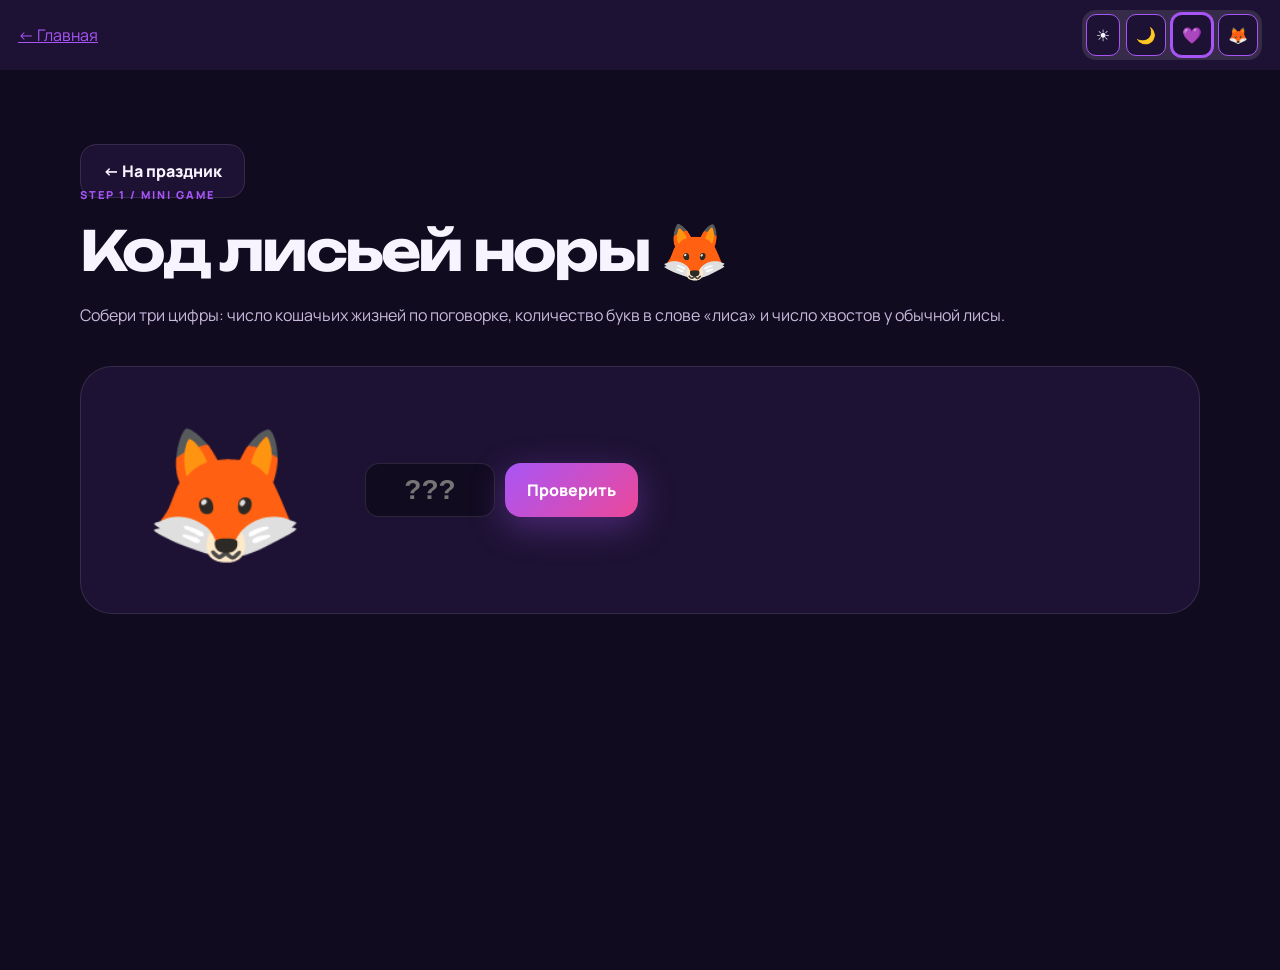
<file: mini-quest.html>
<!doctype html><html lang="ru"><head><meta charset="utf-8"><meta name="viewport" content="width=device-width,initial-scale=1,viewport-fit=cover"><title>Лисья мини-игра</title><link rel="stylesheet" href="style.css"></head><body data-theme="fox"><main class="section questStandalone"><a class="ghost" href="index.html">← На праздник</a><div class="sectionHead"><span>STEP 1 / MINI GAME</span><h2>Код лисьей норы 🦊</h2><p>Собери три цифры: число кошачьих жизней по поговорке, количество букв в слове «лиса» и число хвостов у обычной лисы.</p></div><div class="foxDen"><div class="foxHero" id="miniFox" role="button" tabindex="0" aria-label="Разбудить лисёнка">🦊</div><div><div class="codeRow"><input id="code" maxlength="3" inputmode="numeric" placeholder="???"><button class="primary" id="check">Проверить</button></div><div id="result" class="questResult"></div></div></div></main><script>const miniFox=document.querySelector('#miniFox'),checkBtn=document.querySelector('#check'),codeInput=document.querySelector('#code'),resultBox=document.querySelector('#result');const wake=()=>{localStorage.setItem('fox-awake','yes');miniFox.textContent='🦊✨'};miniFox.addEventListener('click',wake);miniFox.addEventListener('keydown',e=>{if(e.key==='Enter'||e.key===' ')wake()});const checkCode=()=>{if(codeInput.value.trim()==='941'){localStorage.setItem('fox-minigame-complete','yes');resultBox.innerHTML='<div class="unlockCard"><b>🏆 Мини-игра пройдена!</b><span>Теперь открыт следующий лисий квест.</span><a class="adventureBtn primary" href="small-quest.html">Перейти к маленькому квесту 🧩 →</a></div>'}else resultBox.textContent='🦊 Лисёнок качает головой. Попробуй ещё раз!'};checkBtn.addEventListener('click',checkCode);codeInput.addEventListener('keydown',e=>{if(e.key==='Enter'){e.preventDefault();checkCode()}});if(localStorage.getItem('fox-minigame-complete')==='yes')resultBox.innerHTML='<div class="unlockCard"><b>✅ Код 941 уже разгадан!</b><a class="adventureBtn primary" href="small-quest.html">Продолжить квест →</a></div>'</script><script src="theme-icons.js"></script><script src="visit-tracker.js"></script></body></html>
</file>
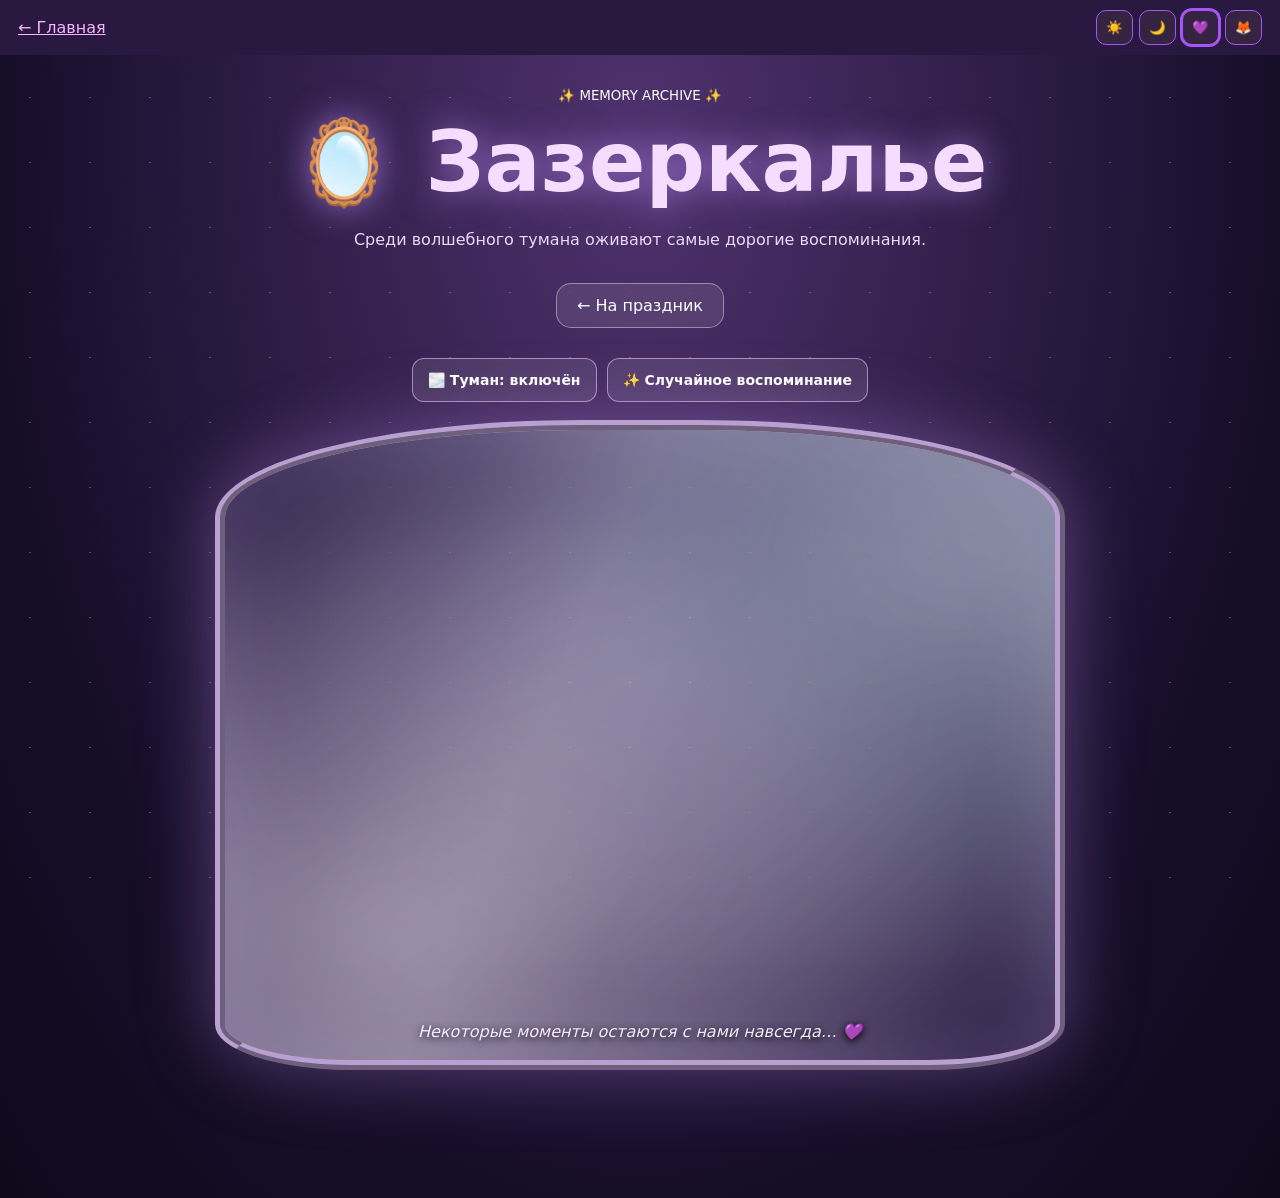
<file: mirror.html>
<!doctype html><html lang="ru"><head><meta charset="utf-8"><meta name="viewport" content="width=device-width,initial-scale=1,viewport-fit=cover"><title>🪞 Зазеркалье — воспоминания</title><style>
*{box-sizing:border-box}body{margin:0;min-height:100vh;overflow-x:hidden;background:radial-gradient(ellipse at 50% 12%,#4f326e,#170e2a 70%,#0e0a1b);color:#fff;font-family:system-ui,sans-serif}main{max-width:1050px;margin:auto;padding:30px 16px 110px}header{text-align:center}h1{font-size:clamp(2.8rem,9vw,5.2rem);margin:10px;color:#f5ddff;text-shadow:0 0 35px #c394ffa6}p{line-height:1.55}header p{color:#ead9f7}.back{display:inline-block;color:#fff;text-decoration:none;margin:14px;padding:12px 20px;border-radius:15px;border:1px solid #fff6;background:#ffffff19;backdrop-filter:blur(12px)}.mirror{isolation:isolate;position:relative;overflow:hidden;margin:18px auto;min-height:min(80vh,760px);border:10px ridge #b9a0d1;border-radius:43% 43% 16% 16% / 15% 15% 7% 7%;background:radial-gradient(ellipse at 50% 40%,#9c8ec32d,#24143b 80%);box-shadow:0 0 75px #d19dff57,inset 0 0 90px #cdb8f943}.mirror:after{content:"";position:absolute;inset:0;z-index:8;pointer-events:none;background:linear-gradient(112deg,transparent 25%,#ffffff13 40%,transparent 55%);animation:glint 12s ease-in-out infinite}.memory{position:absolute;width:clamp(115px,27vw,275px);height:auto;max-height:50%;object-fit:cover;opacity:0;z-index:2;border:2px solid #ffffffa3;border-radius:18px;box-shadow:0 0 24px #c7a8ef77;animation:ghost 15s ease-in-out infinite;filter:saturate(.88) brightness(1.08)}.memory:nth-of-type(1){left:8%;top:9%;animation-delay:-1s}.memory:nth-of-type(2){right:8%;top:12%;animation-delay:-9s}.memory:nth-of-type(3){left:33%;top:36%;animation-delay:-5s}.memory:nth-of-type(4){left:7%;bottom:5%;animation-delay:-12s}.memory:nth-of-type(5){right:6%;bottom:7%;animation-delay:-7s}@keyframes ghost{0%,100%{opacity:0;transform:translate(-12px,18px) rotate(-5deg) scale(.94)}35%,65%{opacity:.38;transform:translate(12px,-18px) rotate(3deg) scale(1.02)}}.fog{position:absolute;inset:-25%;z-index:5;pointer-events:none;mix-blend-mode:screen;filter:blur(27px);background:radial-gradient(ellipse at 30% 70%,#e6d7ee6b,transparent 50%),radial-gradient(ellipse at 77% 28%,#c3e3ef65,transparent 55%);animation:mist 23s ease-in-out infinite alternate}.fog.two{z-index:6;opacity:.7;filter:blur(55px);animation-direction:alternate-reverse;animation-duration:34s}.caption{position:absolute;z-index:7;bottom:3%;left:6%;right:6%;text-align:center;font-style:italic;color:#f6eaff;text-shadow:0 2px 9px #000}.stars{position:fixed;inset:0;pointer-events:none;opacity:.24;background-image:radial-gradient(#fff 1px,transparent 1px);background-size:60px 65px;animation:starfall 45s linear infinite}@keyframes mist{from{transform:translate(-12%,8%) scale(1.05)}to{transform:translate(15%,-7%) scale(1.25)}}@keyframes glint{50%{transform:translateX(45%)}}@keyframes starfall{to{background-position:120px 130px}}@media(max-width:600px){.mirror{min-height:68vh;border-width:7px;border-radius:32% 32% 12% 12%/10% 10% 5% 5%}.memory{width:43%}.memory:nth-of-type(3){left:29%}}@media(prefers-reduced-motion:reduce){*,*:before,*:after{animation:none!important}.memory{opacity:.36!important}}</style><style>
/* Mirror 2.0: mobile layout and interactive memories */
.mirror{max-width:850px;min-height:650px;transition:box-shadow .3s}
.memory{cursor:pointer;pointer-events:auto;transition:filter .25s,box-shadow .25s}
.memory:focus-visible{outline:3px solid #fff;outline-offset:5px}
.mirror-controls{display:flex;align-items:center;justify-content:center;flex-wrap:wrap;gap:10px;margin:16px auto 10px;max-width:650px}
.mirror-controls button{border:1px solid #f5d4ff8c;background:#ffffff18;color:#fff;border-radius:12px;padding:11px 15px;min-height:44px;font:600 14px system-ui;cursor:pointer;backdrop-filter:blur(12px)}
.mirror-controls button:hover{background:#ffffff36}
.fog.mist-off{display:none}
.mirror-viewer{position:fixed;inset:0;z-index:20000;display:none;align-items:center;justify-content:center;flex-direction:column;gap:15px;background:#10091de8;backdrop-filter:blur(18px);padding:65px 15px 30px}
.mirror-viewer.open{display:flex}
.mirror-viewer img{max-width:100%;max-height:72dvh;object-fit:contain;border:5px solid #f7e9ff;border-radius:15px;box-shadow:0 0 45px #d9b4ff7d}
.mirror-viewer button{background:#fff;color:#22112d;border:0;border-radius:12px;padding:10px 15px;font:700 17px system-ui;cursor:pointer}
.mirror-viewer .close-view{position:absolute;top:18px;right:18px;font-size:25px}
.mirror-viewer .viewer-actions{display:flex;gap:14px}
@media(max-width:650px){
 main{padding:16px 10px 90px}
 header h1{font-size:clamp(34px,10vw,54px)}
 .mirror{width:100%;min-height:590px;border-width:7px;border-radius:32% 32% 12% 12%/12% 12% 5% 5%}
 .memory{width:44%;max-height:40%;object-fit:cover}
 .memory:nth-of-type(1){left:5%;top:11%}
 .memory:nth-of-type(2){right:4%;top:17%}
 .memory:nth-of-type(3){left:27%;top:39%;z-index:3}
 .memory:nth-of-type(4){left:5%;bottom:6%}
 .memory:nth-of-type(5){right:4%;bottom:10%}
 .caption{font-size:13px;bottom:1%;line-height:1.4}
 .fog{filter:blur(38px);opacity:.7}
}
@media(max-width:380px){.mirror{min-height:530px}.memory{width:45%}}
</style></head><body data-theme="purple"><div class="stars"></div><main><header><small>✨ MEMORY ARCHIVE ✨</small><h1>🪞 Зазеркалье</h1><p>Среди волшебного тумана оживают самые дорогие воспоминания.</p><a class="back" href="index.html">← На праздник</a></header><div class="mirror-controls"><button id="mistToggle" type="button" aria-pressed="true">🌫️ Туман: включён</button><button id="memoryRandom" type="button">✨ Случайное воспоминание</button></div><section class="mirror" aria-label="Полупрозрачные воспоминания"><img class="memory" src="assets/DSC04380%20(2).JPG" loading="eager" alt="Фотография-воспоминание 1"><img class="memory" src="assets/IMG_20261011_230323_836.jpg" loading="eager" alt="Фотография-воспоминание 2"><img class="memory" src="assets/IMG_20261011_230323_862.jpg" loading="lazy" alt="Фотография-воспоминание 3"><img class="memory" src="assets/IMG_20261011_230323_877.jpg" loading="lazy" alt="Фотография-воспоминание 4"><img class="memory" src="assets/IMG_20261011_230323_945.jpg" loading="lazy" alt="Фотография-воспоминание 5"><div class="fog"></div><div class="fog two"></div><div class="caption">Некоторые моменты остаются с нами навсегда… 💜</div></section></main><div class="mirror-viewer" id="mirrorViewer" role="dialog" aria-modal="true" aria-label="Просмотр воспоминания"><button type="button" class="close-view" id="closeMemory" aria-label="Закрыть">×</button><img id="fullMemory" alt="Выбранное воспоминание"><div class="viewer-actions"><button type="button" id="prevMemory">←</button><button type="button" id="nextMemory">→</button></div><p id="memoryLabel"></p></div><script>(function(){const photos=[...document.querySelectorAll('.mirror .memory')],viewer=document.getElementById('mirrorViewer'),full=document.getElementById('fullMemory'),label=document.getElementById('memoryLabel');let current=0;function open(i){current=(i+photos.length)%photos.length;full.src=photos[current].src;full.alt=photos[current].alt;label.textContent='Воспоминание '+(current+1)+' / '+photos.length;viewer.classList.add('open');document.body.style.overflow='hidden'}function close(){viewer.classList.remove('open');document.body.style.overflow=''}photos.forEach((img,i)=>{img.tabIndex=0;img.setAttribute('role','button');img.setAttribute('aria-label','Открыть воспоминание '+(i+1));img.addEventListener('click',()=>open(i));img.addEventListener('keydown',e=>{if(e.key==='Enter'||e.key===' '){e.preventDefault();open(i)}})});document.getElementById('closeMemory').onclick=close;document.getElementById('prevMemory').onclick=()=>open(current-1);document.getElementById('nextMemory').onclick=()=>open(current+1);document.getElementById('memoryRandom').onclick=()=>open(Math.floor(Math.random()*photos.length));document.getElementById('mistToggle').onclick=e=>{const fogs=document.querySelectorAll('.fog');const off=fogs[0].classList.toggle('mist-off');fogs[1].classList.toggle('mist-off',off);e.currentTarget.textContent=off?'🌫️ Туман: выключен':'🌫️ Туман: включён';e.currentTarget.setAttribute('aria-pressed',String(!off))};viewer.addEventListener('click',e=>{if(e.target===viewer)close()});document.addEventListener('keydown',e=>{if(!viewer.classList.contains('open'))return;if(e.key==='Escape')close();if(e.key==='ArrowLeft')open(current-1);if(e.key==='ArrowRight')open(current+1)})})()</script><script src="theme-icons.js"></script><script src="visit-tracker.js"></script></body></html>
</file>
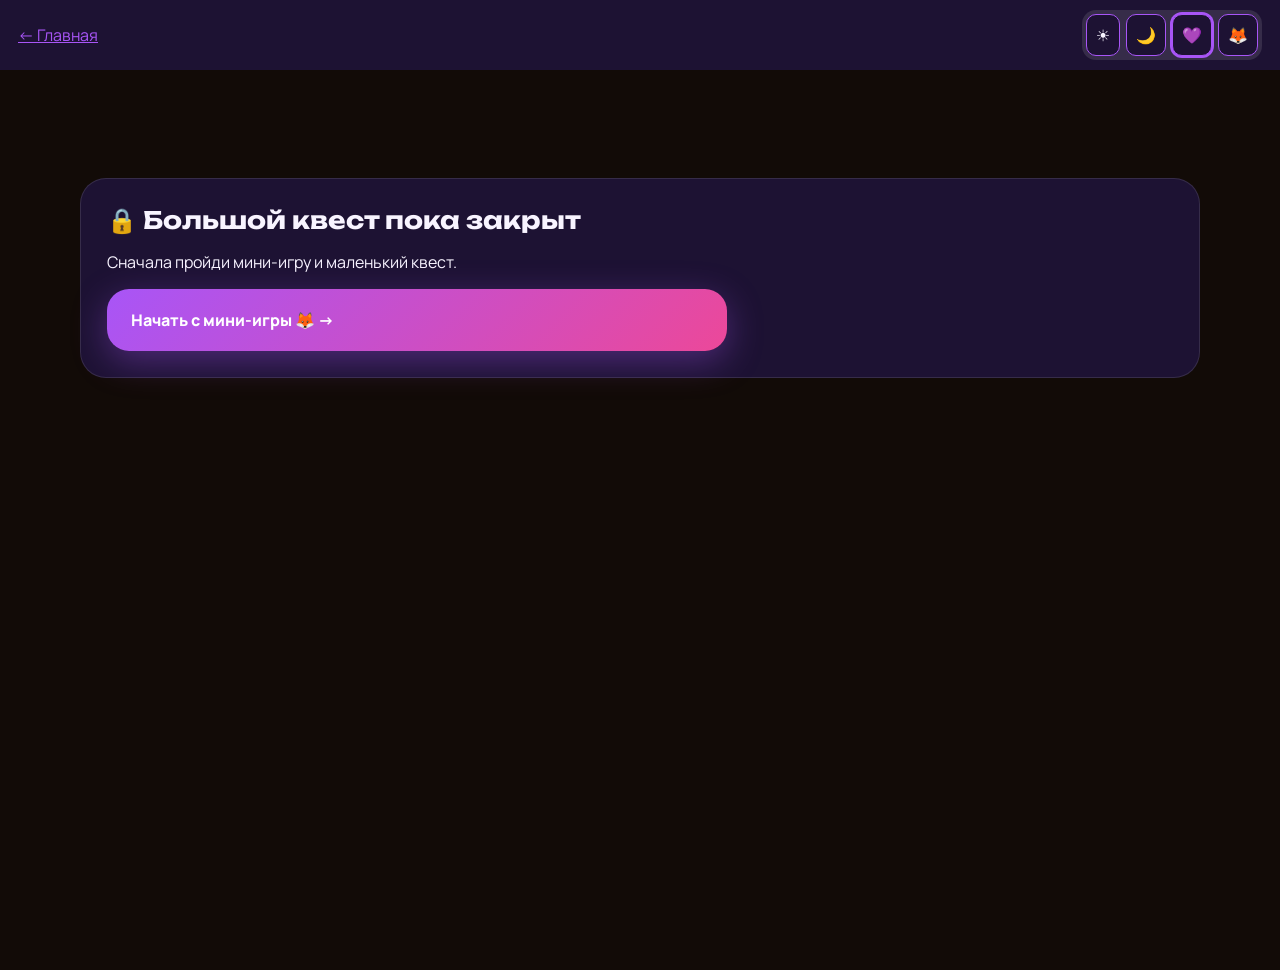
<file: quest.html>
<!doctype html><html lang="ru"><head><meta charset="utf-8"><meta name="viewport" content="width=device-width,initial-scale=1"><title>Лисья кампания — D&D Петербург</title><link rel="stylesheet" href="style.css"><link rel="stylesheet" href="quest.css"></head><body data-theme="fox"><div id="bigQuestLock"></div><div id="bigQuestContent"><nav class="questNav"><a href="index.html">← Вернуться на праздник</a><b>🦊 FOX D&D CAMPAIGN</b><button id="questHints">💡 Подсказка</button></nav><main class="questPage"><header class="questHero"><div class="dice">🎲</div><span>CAMPAIGN I • SAINT PETERSBURG</span><h1>Тайна<br><em>Янтарного Лиса</em></h1><p>Ночная Нева отражает два мира. В одном — Петербург. В другом — лисье королевство, где мосты открываются только тем, кто умеет замечать детали.</p><button id="startCampaign" class="primary">Начать приключение ⚔️</button></header><section id="campaign" class="campaign hidden"><aside class="character"><div class="portrait">🦊</div><h2>Лисёнок-плут</h2><p>Уровень <b id="level">1</b> · XP <b id="xp">0</b>/100</p><div class="hp"><i id="hpbar"></i></div><p>❤️ <span id="hp">20</span>/20</p><div class="inventory"><h3>Инвентарь</h3><div id="inventory">🗺️ Старая карта<br>🎲 d20</div></div></aside><div class="story"><div class="chapter active"><small>ГЛАВА I</small><h2>Дворцовая площадь</h2><div class="place palace"></div><p>Страж-сфинкс пропустит тебя, если бросок будет удачным.</p><button class="roll primary" data-target="12">Бросить d20 🎲</button><div class="rollResult"></div></div><div class="chapter"><small>ГЛАВА II</small><h2>Разводной мост</h2><div class="place bridge"></div><p>Выбери предмет, который определяет судьбу героя D&D.</p><div class="choices"><button data-answer="no">🦊 Лиса</button><button data-answer="yes">🎲 Кубик</button><button data-answer="no">🌊 Нева</button></div><div class="choiceResult"></div></div><div class="chapter"><small>ГЛАВА III</small><h2>Петропавловская крепость</h2><div class="place fortress"></div><p>Код: максимум d20, количество букв в «лиса» и один шпиль.</p><div class="codeRow"><input id="dndCode" maxlength="4" placeholder="????"><button id="dndCheck" class="primary">Открыть</button></div><div id="dndResult"></div></div><div class="chapter"><small>ФИНАЛ</small><h2>Логово Янтарного Лиса</h2><div class="boss">🦊<span>👑</span></div><p>Что важнее в хорошей D&D-кампании?</p><div class="choices finalChoices"><button>Победа</button><button>Лут</button><button class="trueEnding">Люди и история ❤️</button></div><div id="ending"></div></div></div></section></main><div id="questToast"></div><div id="questHintModal" class="modal"><div class="giftbox"><button id="closeQuestHint">×</button><h2>🦊 Подсказка мастера</h2><p id="questHintText"></p></div></div><script src="quest.js"></script></div><script>if(localStorage.getItem("fox-small-complete")!=="yes"){document.querySelector("#bigQuestContent").hidden=true;document.querySelector("#bigQuestLock").innerHTML=`<main class="section questStandalone"><div class="unlockCard"><b>🔒 Большой квест пока закрыт</b><span>Сначала пройди мини-игру и маленький квест.</span><a class="adventureBtn primary" href="mini-quest.html">Начать с мини-игры 🦊 →</a></div></main>`}</script><script src="theme-icons.js"></script><script src="visit-tracker.js"></script></body></html>
</file>
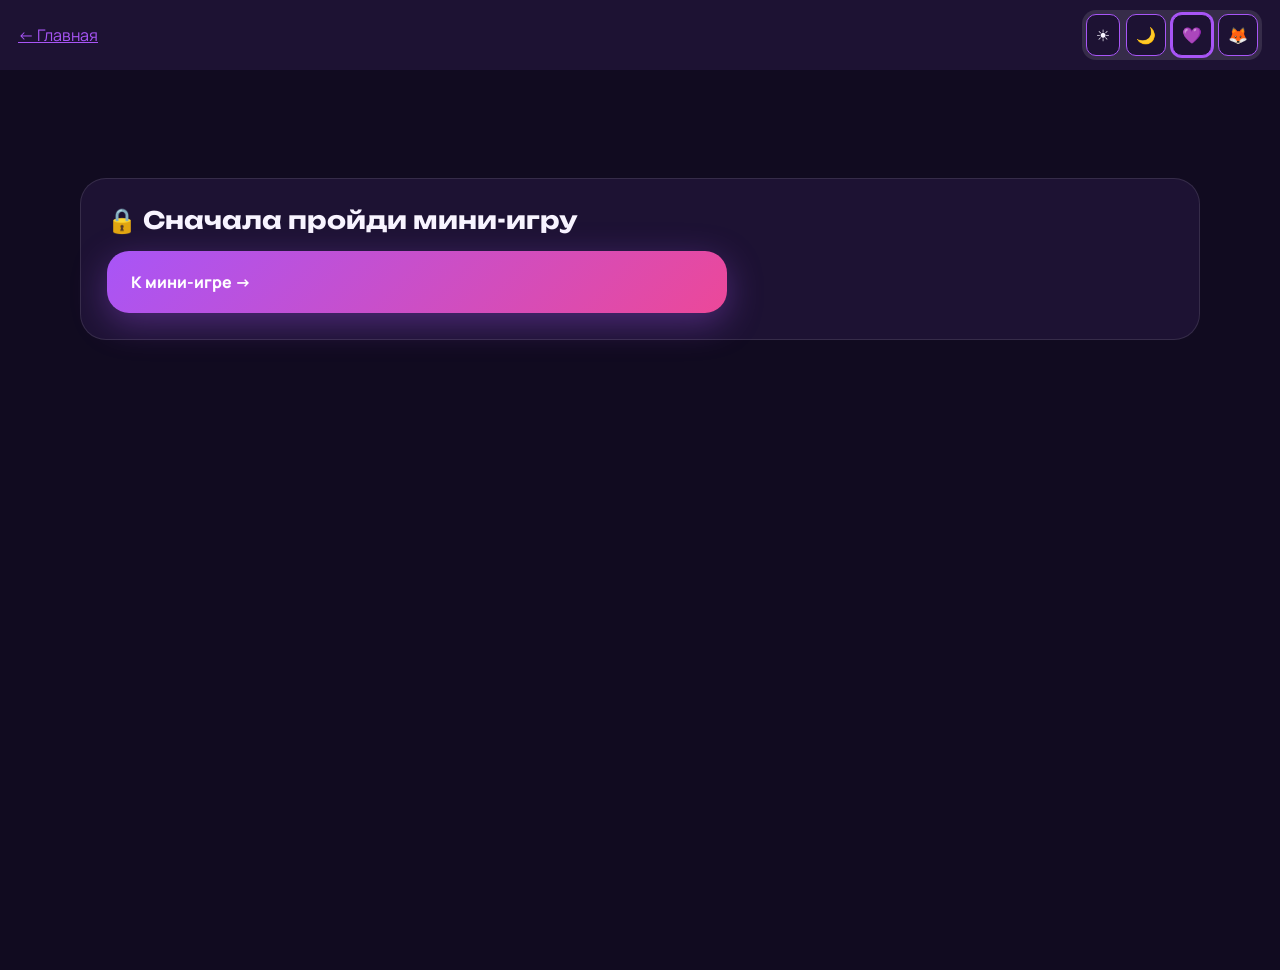
<file: small-quest.html>
<!doctype html><html lang="ru"><head><meta charset="utf-8"><meta name="viewport" content="width=device-width,initial-scale=1,viewport-fit=cover"><title>Маленький лисий квест</title><link rel="stylesheet" href="style.css"></head><body data-theme="fox"><main class="section questStandalone"><div id="locked"></div><div id="game" hidden><a class="ghost" href="index.html">← На праздник</a><div class="sectionHead"><span>STEP 2 / FOX PUZZLE</span><h2>Следы Янтарного Лиса 🐾</h2><p>Лисёнок оставил цепочку следов. Ответь на три загадки, чтобы найти дверь в следующий мир.</p></div><div class="puzzleCard"><h3>1. Что бросают в D&D, чтобы испытать удачу?</h3><button class="choiceBtn" data-ok="1">🎲 d20</button><button class="choiceBtn">🪙 Монетку</button></div><div class="puzzleCard"><h3>2. Какой город охраняют разводные мосты и Нева?</h3><button class="choiceBtn">Москва</button><button class="choiceBtn" data-ok="1">Санкт-Петербург</button></div><div class="puzzleCard"><h3>3. Кто оставил рыжие следы?</h3><button class="choiceBtn" data-ok="1">🦊 Лиса</button><button class="choiceBtn">🐉 Дракон</button></div><div id="finish"></div></div></main><script>const game=document.querySelector('#game'),locked=document.querySelector('#locked');if(localStorage.getItem('fox-minigame-complete')!=='yes'){locked.innerHTML='<div class="unlockCard"><b>🔒 Сначала пройди мини-игру</b><a class="adventureBtn primary" href="mini-quest.html">К мини-игре →</a></div>'}else{game.hidden=false;let n=0;document.querySelectorAll('.choiceBtn').forEach(b=>b.onclick=()=>{if(b.dataset.ok&&!b.classList.contains('done')){b.classList.add('done');b.textContent='✓ '+b.textContent;n++;if(n===3){localStorage.setItem('fox-small-complete','yes');finish.innerHTML='<div class="unlockCard"><b>✨ Маленький квест пройден!</b><span>Теперь выбирай, куда идти дальше.</span><div class="finishChoices"><a class="adventureBtn ghost" href="index.html">← Вернуться на праздник</a><a class="adventureBtn primary" href="quest.html">Большой D&D-квест 🎲 →</a></div></div>'}}else if(!b.dataset.ok)b.textContent='Попробуй ещё 🦊'})}</script><script src="theme-icons.js"></script><script src="visit-tracker.js"></script></body></html>
</file>
<file: style.css>
@import url('https://fonts.googleapis.com/css2?family=Manrope:wght@400;600;700;800&family=Unbounded:wght@600;800&display=swap');
*{box-sizing:border-box}html{scroll-behavior:smooth}body{margin:0;font-family:Manrope,system-ui,sans-serif;background:var(--bg);color:var(--text);transition:.35s;overflow-x:hidden;--bg:#110b20;--card:#1d1233;--text:#f8f4ff;--muted:#c8b9dd;--accent:#a855f7;--accent2:#ec4899;--line:#ffffff1c;--glass:#160d27cc}body[data-theme=light]{--bg:#fff9fd;--card:#fff;--text:#291936;--muted:#735f7d;--accent:#9333ea;--accent2:#db2777;--line:#6b21771c;--glass:#fff9f2dd}body[data-theme=dark]{--bg:#090b11;--card:#12151d;--text:#f5f5f7;--muted:#aeb4c0;--accent:#7c3aed;--accent2:#d946ef;--line:#ffffff18;--glass:#090b11dd}button,a{font:inherit}.topbar{position:fixed;z-index:20;top:16px;left:50%;transform:translateX(-50%);width:min(1120px,calc(100% - 28px));height:64px;border:1px solid var(--line);background:var(--glass);backdrop-filter:blur(20px);border-radius:20px;display:flex;align-items:center;padding:0 18px;gap:24px;box-shadow:0 12px 40px #0002}.brand{font-family:Unbounded;text-decoration:none;color:var(--text);font-size:14px}.navlinks{display:flex;gap:22px;margin-left:auto}.navlinks a{color:var(--muted);text-decoration:none;font-size:13px}.theme-switcher{display:flex;padding:4px;background:var(--line);border-radius:14px}.theme-switcher button{border:0;background:transparent;border-radius:10px;padding:7px 9px;cursor:pointer}.theme-switcher button.active{background:var(--card)}main{position:relative;z-index:2}.hero{min-height:100svh;display:flex;flex-direction:column;align-items:center;justify-content:center;text-align:center;padding:120px 20px 70px;background:radial-gradient(circle at 50% 35%,color-mix(in srgb,var(--accent) 28%,transparent),transparent 34%),radial-gradient(circle at 15% 65%,color-mix(in srgb,var(--accent2) 16%,transparent),transparent 25%)}.badge,.sectionHead span,.catText>span,.final>span{font-weight:800;letter-spacing:.18em;font-size:11px;color:var(--accent)}h1{font-family:Unbounded;font-size:clamp(50px,9vw,118px);line-height:.9;letter-spacing:-.07em;margin:24px 0;background:linear-gradient(135deg,var(--text) 25%,var(--accent) 65%,var(--accent2));-webkit-background-clip:text;color:transparent}h1 span{white-space:nowrap}.lead{max-width:720px;color:var(--muted);font-size:clamp(16px,2vw,20px);line-height:1.75}.heroBtns{display:flex;gap:12px;margin-top:25px}.primary,.ghost{border:0;border-radius:16px;padding:15px 22px;text-decoration:none;cursor:pointer;font-weight:800}.primary{background:linear-gradient(135deg,var(--accent),var(--accent2));color:white;box-shadow:0 10px 35px color-mix(in srgb,var(--accent) 35%,transparent)}.ghost{border:1px solid var(--line);color:var(--text);background:var(--card)}.stats{display:grid;grid-template-columns:repeat(3,1fr);width:min(720px,100%);margin-top:65px;border-top:1px solid var(--line);padding-top:24px}.stats div{display:flex;flex-direction:column;border-right:1px solid var(--line)}.stats div:last-child{border:0}.stats b{font-family:Unbounded;font-size:24px}.stats small{color:var(--muted);margin-top:6px}.ticker{overflow:hidden;border-block:1px solid var(--line);padding:16px 0;background:var(--card);white-space:nowrap}.ticker div{width:max-content;font-weight:800;letter-spacing:.1em;color:var(--accent);animation:ticker 25s linear infinite}@keyframes ticker{to{transform:translateX(-50%)}}.section{width:min(1120px,calc(100% - 36px));margin:0 auto;padding:110px 0}.sectionHead{margin-bottom:36px}.sectionHead h2,.catText h2,.final h2{font-family:Unbounded;font-size:clamp(30px,5vw,55px);letter-spacing:-.05em;margin:12px 0}.sectionHead p,.catText p,.final p{color:var(--muted);line-height:1.8}.cards{display:grid;grid-template-columns:repeat(4,1fr);gap:14px}.cards article{background:var(--card);border:1px solid var(--line);border-radius:24px;padding:26px;min-height:220px;transition:.25s}.cards article:hover{transform:translateY(-7px) rotate(-1deg);border-color:var(--accent)}.cards i{font-style:normal;font-size:34px}.cards h3{margin:24px 0 8px}.cards p{color:var(--muted);font-size:14px;line-height:1.6}.comic{display:grid;grid-template-columns:2fr 1fr;gap:14px}.comicBig,.comicSide>div{background:var(--card);border:2px solid var(--text);box-shadow:7px 7px 0 var(--text);padding:35px;position:relative}.comicBig{min-height:430px;display:flex;flex-direction:column;justify-content:flex-end;background-image:radial-gradient(var(--line) 1px,transparent 1px);background-size:10px 10px}.comicBig h3{font-family:Unbounded;font-size:clamp(28px,4vw,50px);max-width:800px;margin:10px 0}.comicBig p{max-width:700px}.chapter{font-weight:900;color:var(--accent)}.sfx{position:absolute;right:30px;top:30px;font-family:Unbounded;font-size:42px;transform:rotate(7deg);color:var(--accent2)}.comicSide{display:grid;gap:14px}.comicSide>div{display:flex;flex-direction:column;justify-content:center}.comicSide b{font-family:Unbounded;font-size:28px;margin-bottom:15px}.comicSide span{color:var(--muted)}.cat{display:grid;grid-template-columns:1fr 1fr;gap:60px;align-items:center}.catPhoto{position:relative}.catPhoto img{width:100%;display:block;border-radius:32px;box-shadow:0 25px 80px #0004;transform:rotate(-2deg)}.catBubble{position:absolute;right:-20px;top:20px;background:white;color:#181018;padding:18px 22px;border-radius:50%;font-weight:900;transform:rotate(7deg);box-shadow:0 8px 25px #0003}.catText p{font-size:18px}.final{text-align:center;max-width:850px}.final .heart{font-size:60px;animation:pulse 1.3s infinite}.final p{font-size:18px}.final strong{display:block;font-family:Unbounded;font-size:28px;margin-top:28px;color:var(--accent)}@keyframes pulse{50%{transform:scale(1.18)}}footer{border-top:1px solid var(--line);padding:35px max(20px,calc((100% - 1120px)/2));display:flex;justify-content:space-between;color:var(--muted);font-size:12px}.paw-float{position:fixed;z-index:1;opacity:.12;pointer-events:none}.paw-float img{width:180px}.p1{left:-55px;top:25%;transform:rotate(20deg)}.p2{right:-60px;bottom:10%;transform:rotate(-18deg)}#fx{position:fixed;inset:0;z-index:50;pointer-events:none}.modal{position:fixed;z-index:40;inset:0;background:#05020bd9;backdrop-filter:blur(12px);display:grid;place-items:center;padding:20px;opacity:0;visibility:hidden;transition:.25s}.modal.show{opacity:1;visibility:visible}.giftbox{width:min(500px,100%);background:var(--card);border:1px solid var(--line);border-radius:32px;padding:42px;text-align:center;position:relative;box-shadow:0 40px 100px #0008}.giftbox>button#closeGift{position:absolute;right:15px;top:15px;border:0;background:var(--line);color:var(--text);width:38px;height:38px;border-radius:50%;font-size:20px}.giftEmoji{font-size:70px}.giftbox h2{font-family:Unbounded}.giftbox p{line-height:1.8;color:var(--muted)}#toast{position:fixed;z-index:60;left:50%;bottom:25px;transform:translate(-50%,100px);background:var(--text);color:var(--bg);padding:13px 20px;border-radius:99px;font-weight:800;transition:.3s}#toast.show{transform:translate(-50%,0)}#preloader{position:fixed;z-index:100;inset:0;background:#110b20;color:#fff;display:grid;place-content:center;text-align:center;gap:16px;transition:.5s}.loaderCat{font-size:55px;animation:pulse .8s infinite}#preloader.hide{opacity:0;visibility:hidden}
@media(max-width:850px){.navlinks{display:none}.topbar{height:58px}.brand{font-size:11px}.theme-switcher{margin-left:auto}.hero{padding-top:100px}.cards{grid-template-columns:repeat(2,1fr)}.comic,.cat{grid-template-columns:1fr}.comicBig{min-height:380px}.cat{gap:35px}.catBubble{right:5px}.section{padding:80px 0}footer{flex-direction:column;gap:8px}.paw-float img{width:110px}}
@media(max-width:520px){h1{font-size:clamp(43px,15vw,70px)}h1 span{white-space:normal}.heroBtns{flex-direction:column;width:100%}.heroBtns>*{width:100%}.stats{gap:5px}.stats b{font-size:18px}.stats small{font-size:10px;padding:0 4px}.cards{grid-template-columns:1fr}.cards article{min-height:auto}.comicBig,.comicSide>div{padding:24px}.sfx{font-size:28px}.giftbox{padding:35px 22px}.catText p,.final p{font-size:16px}}
@media(prefers-reduced-motion:reduce){*{scroll-behavior:auto!important;animation:none!important;transition:none!important}}

body[data-theme=fox]{--bg:#160d08;--card:#2a160c;--text:#fff7e8;--muted:#e7c7a5;--accent:#ff7a18;--accent2:#ffb000;--line:#ffbd6630;--glass:#1b0e08dd}.foxDen{display:grid;grid-template-columns:220px 1fr;gap:30px;align-items:center;background:var(--card);border:1px solid var(--line);border-radius:32px;padding:34px}.foxHero{font-size:130px;text-align:center;cursor:pointer}.codeRow{display:flex;gap:10px}.codeRow input{width:130px;border:1px solid var(--line);background:var(--bg);color:var(--text);font-size:28px;text-align:center;border-radius:14px;padding:10px}.egg{position:fixed;z-index:15;cursor:pointer;opacity:.18}.egg:hover{opacity:1}.egg1{left:8px;bottom:8px}.egg2{right:12px;top:48%}.egg3{right:4px;bottom:18%}#secretPanel{position:fixed;z-index:70;inset:0;background:#05020bd9;backdrop-filter:blur(12px);display:grid;place-items:center;padding:18px;opacity:0;visibility:hidden;transition:.25s}#secretPanel.show{opacity:1;visibility:visible}.secretCard{width:min(600px,100%);max-height:85vh;overflow:auto;background:var(--card);border:1px solid var(--line);border-radius:28px;padding:30px;position:relative}.secretCard>button#closeSecrets{position:absolute;right:14px;top:14px}#eggList{display:grid;grid-template-columns:1fr 1fr;gap:8px;margin:20px 0}.eggItem{padding:10px;border-radius:12px;background:var(--line);font-size:13px}.eggItem.locked{opacity:.45;filter:blur(2px)}#hintText{color:var(--accent);min-height:24px}@media(max-width:650px){.foxDen{grid-template-columns:1fr}.codeRow{flex-direction:column}.codeRow input{width:100%}#eggList{grid-template-columns:1fr}}

body[data-theme=fox]{--bg:#160d08;--card:#2a160c;--text:#fff7e8;--muted:#e7c7a5;--accent:#ff7a18;--accent2:#ffb000;--line:#ffbd6630;--glass:#1b0e08dd}
.tip{position:relative}.tip:after{content:attr(data-tip);position:absolute;top:calc(100% + 12px);left:50%;transform:translateX(-50%) translateY(-5px);background:#111;color:#fff;padding:7px 10px;border-radius:9px;font-size:11px;white-space:nowrap;opacity:0;pointer-events:none;transition:.2s}.tip:hover:after{opacity:1;transform:translateX(-50%) translateY(0)}
.secret-nav{border:1px solid var(--line);background:var(--card);color:var(--text);border-radius:14px;padding:9px 12px;cursor:pointer;font-weight:800}.secret-nav span{font-size:12px}.foxInvite{margin-top:28px;max-width:700px;padding:14px 18px;border:1px solid var(--line);background:var(--card);border-radius:18px;color:var(--muted)}
.foxDen{display:grid;grid-template-columns:220px 1fr;gap:30px;align-items:center;background:var(--card);border:1px solid var(--line);border-radius:32px;padding:34px}.foxHero{font-size:130px;text-align:center;cursor:pointer}.codeRow{display:flex;gap:10px}.codeRow input{width:130px;border:1px solid var(--line);background:var(--bg);color:var(--text);font-size:28px;font-weight:800;text-align:center;border-radius:14px;padding:10px}.bigQuest{display:inline-block;margin-top:15px}.hiddenQuest{display:none!important}
.catFallback{font-size:140px;min-height:330px;display:grid;place-items:center;background:linear-gradient(135deg,var(--card),color-mix(in srgb,var(--accent) 20%,var(--card)));border-radius:32px}
.egg{position:fixed;z-index:15;cursor:pointer;opacity:.18}.egg:hover{opacity:1}.egg1{left:8px;bottom:8px}.egg2{right:12px;top:48%}.egg3{right:4px;bottom:18%}#secretPanel{position:fixed;z-index:70;inset:0;background:#120904e8;backdrop-filter:blur(12px);display:grid;place-items:center;padding:18px;opacity:0;visibility:hidden;transition:.25s}#secretPanel.show{opacity:1;visibility:visible}.secretCard{width:min(600px,100%);max-height:85vh;overflow:auto;background:linear-gradient(145deg,#2a160c,#1b0e08);border:1px solid #ff9a3d55;border-radius:28px;padding:30px;position:relative;box-shadow:0 30px 100px #0008}.secretCard h2{color:#ff9a3d}.secretCard>button#closeSecrets{position:absolute;right:14px;top:14px;border:0;border-radius:50%;width:38px;height:38px;background:#ff9a3d22;color:#fff}#eggList{display:grid;grid-template-columns:1fr 1fr;gap:8px;margin:20px 0}.eggItem{padding:10px;border-radius:12px;background:#ff9a3d18;font-size:13px}.eggItem.locked{opacity:.45;filter:blur(2px)}#hintText{color:#ffb000;min-height:24px}
@media(max-width:850px){.secret-nav span{display:none}.topbar{gap:8px}.foxDen{grid-template-columns:1fr}.foxHero{font-size:100px}}
.realCat{width:100%;aspect-ratio:1/1;object-fit:cover;object-position:center;border-radius:32px;display:block;box-shadow:0 24px 70px #0005}
.questPickGrid{display:grid;grid-template-columns:1fr 1fr;gap:16px}.questPick{min-height:180px;padding:28px;border-radius:28px;border:1px solid var(--line);background:linear-gradient(145deg,var(--card),color-mix(in srgb,var(--accent) 10%,var(--card)));color:var(--text);text-decoration:none;display:flex;flex-direction:column;justify-content:flex-end;transition:.25s}.questPick:hover{transform:translateY(-6px);border-color:var(--accent)}.questPick b{font-family:Unbounded;font-size:24px}.questPick span{margin-top:10px;color:var(--muted)}
@media(max-width:650px){
 body{padding-bottom:12px}.topbar{top:8px;width:calc(100% - 16px);height:auto;min-height:58px;padding:8px 10px;border-radius:18px;gap:7px}.brand{font-size:10px;line-height:1.2;max-width:92px}.theme-switcher{padding:3px;gap:1px}.theme-switcher button{padding:7px;width:34px;height:34px}.secret-nav{width:38px;height:38px;padding:0;display:grid;place-items:center}.secret-nav span{display:none}
 .hero{min-height:92svh;padding:96px 16px 55px}.hero h1{margin:18px 0;font-size:clamp(42px,14vw,64px);line-height:.94}.lead{font-size:15px;line-height:1.65}.foxInvite{font-size:13px;margin-top:24px}.stats{margin-top:38px}.section{width:calc(100% - 24px);padding:64px 0}.sectionHead{margin-bottom:24px}.sectionHead h2,.catText h2,.final h2{font-size:clamp(27px,9vw,40px);line-height:1.08}
 .cards{gap:10px}.cards article{border-radius:20px;padding:20px}.comicBig,.comicSide>div{box-shadow:4px 4px 0 var(--text);border-radius:4px}.comicBig{min-height:320px}.cat{gap:26px}.catPhoto{width:100%}.realCat{border-radius:24px;transform:none!important}.catBubble{right:8px;top:10px;padding:12px 15px;font-size:12px}.catText{text-align:center}.catText .primary{width:100%}
 .questPickGrid{grid-template-columns:1fr;gap:10px}.questPick{min-height:145px;padding:22px;border-radius:22px}.questPick b{font-size:20px}.foxDen{padding:22px;border-radius:24px}.foxHero{font-size:84px}.codeRow .primary{width:100%}
 .secretCard{width:100%;max-height:90svh;border-radius:24px;padding:24px 18px}.secretCard h2{font-size:26px}.giftbox{border-radius:24px}.tip:after{display:none}footer{padding:28px 18px}
}

.adventureBtn{display:flex!important;align-items:center;justify-content:space-between;gap:16px;width:min(620px,100%);padding:20px 24px!important;border-radius:22px!important;text-decoration:none!important}.adventureBtn b{font-family:Unbounded;font-size:18px}.adventureBtn span{font-size:13px;opacity:.8}.questStandalone{min-height:100svh;padding-top:90px}.unlockCard,.puzzleCard{background:var(--card);border:1px solid var(--line);border-radius:26px;padding:26px;margin:18px 0}.unlockCard{display:grid;gap:16px}.unlockCard>b{font-family:Unbounded;font-size:24px}.finishChoices{display:flex;gap:12px;flex-wrap:wrap;margin-top:20px}.finishChoices .adventureBtn{width:auto;flex:1;min-width:240px}.choiceBtn{border:1px solid var(--line);background:var(--bg);color:var(--text);border-radius:14px;padding:13px 18px;margin:6px;cursor:pointer}.choiceBtn.done{border-color:var(--accent);background:color-mix(in srgb,var(--accent) 18%,var(--card))}.questResult{margin-top:20px}.catGallery{display:grid;grid-template-columns:repeat(2,1fr);gap:14px;margin:24px 0 45px}.catGallery img,.photoPlaceholder{width:100%;aspect-ratio:1/1;object-fit:cover;border-radius:26px;border:1px solid var(--line)}.photoPlaceholder{display:grid;place-items:center;text-align:center;background:var(--card);font-size:38px;padding:20px}.photoPlaceholder b{display:block;font-size:14px}.finaleCats{margin-top:80px}
@media(max-width:650px){.adventureBtn{padding:17px 18px!important;border-radius:18px!important}.adventureBtn b{font-size:15px}.adventureBtn span{font-size:11px}.finishChoices{display:grid}.finishChoices .adventureBtn{width:100%;min-width:0}.puzzleCard,.unlockCard{padding:20px;border-radius:20px}.choiceBtn{width:100%;margin:5px 0}.catGallery{grid-template-columns:1fr;gap:10px}.finaleWishes{grid-template-columns:1fr}.questStandalone{padding-top:78px}}

.stickerWall{display:grid;grid-template-columns:repeat(3,1fr);gap:18px;margin:30px 0 55px}.sticker{position:relative;transform:rotate(-2deg);filter:drop-shadow(0 18px 20px #0005)}.sticker:nth-child(even){transform:rotate(2deg)}.sticker img{width:100%;aspect-ratio:1/1;object-fit:cover;border-radius:45% 55% 48% 52%;border:7px solid #fff}.sticker b{position:absolute;left:50%;bottom:4%;transform:translateX(-50%);width:max-content;max-width:92%;padding:9px 13px;border:4px solid #fff;border-radius:18px;background:#ff2f73;color:#fff;font-family:Unbounded;font-size:12px;text-align:center;text-shadow:0 2px #111;box-shadow:0 0 0 3px #111}.sillyFooter,.footerJokes{margin-top:30px;padding:22px;border:1px dashed var(--accent);border-radius:22px;background:color-mix(in srgb,var(--accent) 8%,var(--card));line-height:1.8}.sillyFooter b,.footerJokes b{font-family:Unbounded;color:var(--accent)}.footerJokes{width:min(1100px,calc(100% - 24px));margin:25px auto 0;font-size:13px}
@media(max-width:650px){.stickerWall{grid-template-columns:repeat(2,1fr);gap:12px}.sticker img{border-width:5px}.sticker b{font-size:9px;padding:7px 9px;border-width:3px}.sillyFooter,.footerJokes{padding:16px;font-size:12px}}

.eggIntro{color:var(--muted);line-height:1.6;font-size:13px}.eggItem{position:relative;cursor:help}.eggItem small{display:block;margin-top:7px;color:var(--muted);line-height:1.45}.eggItem.done:hover{border:1px solid var(--accent);transform:translateY(-2px)}#eggGuideList{display:grid;gap:9px;margin-top:20px;text-align:left}.guideEgg{display:flex;flex-direction:column;gap:5px;padding:13px 15px;border:1px solid var(--line);border-radius:14px;background:var(--bg)}.guideEgg b{color:var(--accent)}.guideEgg span{font-size:12px;color:var(--muted)}.eggGuideBox{max-height:88svh;overflow:auto}.catGallery{grid-template-columns:repeat(3,1fr)}.catGallery img:nth-child(2n){transform:rotate(1.5deg)}.catGallery img:nth-child(2n+1){transform:rotate(-1deg)}.catGallery img{transition:.25s}.catGallery img:hover{transform:scale(1.03) rotate(0)}
@media(max-width:650px){.catGallery{grid-template-columns:repeat(2,1fr)}.catGallery img{border-radius:18px}.topbar .secret-nav{flex:0 0 38px}}

/* Expanded sticker wall */
.stickerWall{grid-template-columns:repeat(4,minmax(0,1fr));gap:22px 16px}
.sticker{min-width:0;padding:5px 3px 18px}
.sticker img{display:block;width:100%;aspect-ratio:1/1;object-fit:cover;object-position:center;border-radius:48% 52% 46% 54%;border:7px solid #fff;outline:3px solid #111;background:#111}
.sticker:nth-child(3n) img{border-radius:55% 45% 52% 48%}
.sticker:nth-child(4n) img{object-position:45% 45%}
.sticker:nth-child(5n) img{object-position:55% 50%}
@media(max-width:850px){.stickerWall{grid-template-columns:repeat(3,minmax(0,1fr));gap:18px 12px}}
@media(max-width:650px){.stickerWall{grid-template-columns:repeat(2,minmax(0,1fr));gap:18px 10px}.sticker{padding-bottom:16px}.sticker img{border-width:5px;outline-width:2px}.sticker b{max-width:96%;white-space:normal;line-height:1.2}}

/* Audit fixes */
.ticker div{display:flex}.ticker div span{display:inline-block}
footer{flex-wrap:wrap;gap:14px}.footerJokes{flex-basis:100%}
.stickerHead{margin-top:70px;margin-bottom:22px}.finaleBasement{width:min(1120px,calc(100% - 36px));margin:40px auto 0}
@media(max-width:650px){.stickerHead{margin-top:52px}.finaleBasement{width:calc(100% - 24px)}}

/* Full-site audit fixes */
button:focus-visible,a:focus-visible,input:focus-visible{outline:3px solid var(--accent);outline-offset:3px}
img{max-width:100%}.questResult:empty{display:none}
.finaleBasement{box-sizing:border-box;margin-top:48px;padding:24px;border:1px solid var(--line);border-radius:22px;background:var(--card)}
@media(max-width:420px){.topbar{gap:4px}.brand{max-width:76px;font-size:9px}.theme-switcher button{width:31px;height:31px;padding:5px}.secret-nav{width:34px;height:34px}.questNav{font-size:12px;padding:10px}.questHero{padding-left:14px;padding-right:14px}.questHero h1{font-size:clamp(42px,14vw,64px)}.chapter{padding:20px}.boss{font-size:100px}}

/* Paw trail background */
.pawTrail{position:fixed;z-index:0;pointer-events:none;opacity:.12;font-size:72px;line-height:1.7;filter:drop-shadow(0 4px 10px #0003);transform:rotate(-18deg);user-select:none}.pawTrailLeft{left:1vw;top:18vh}.pawTrailRight{right:1vw;bottom:4vh;transform:rotate(20deg)}body[data-theme=fox] .pawTrail{color:#ff8a24;opacity:.28;font-size:0}body[data-theme=fox] .pawTrail::before{content:"🦊  🐾  🦊  🐾  🦊";font-size:64px;display:block;writing-mode:vertical-rl;letter-spacing:18px} @media(max-width:650px){.pawTrail{font-size:46px;opacity:.09}.pawTrailLeft{left:-14px}.pawTrailRight{right:-14px}body[data-theme=fox] .pawTrail::before{font-size:42px}}

/* Mobile polish 2026 */
@media(max-width:760px){
 html,body{max-width:100%;overflow-x:clip}
 .topbar{display:flex;flex-wrap:wrap;gap:9px;padding:12px max(12px,env(safe-area-inset-right))!important;justify-content:center;align-items:center}
 .topbar .brand{margin-right:auto;font-size:clamp(12px,3.5vw,17px)}
 .topbar .navlinks{order:4;width:100%;display:flex;justify-content:center;flex-wrap:wrap;gap:6px}
 .topbar .navlinks a{font-size:12px;padding:9px}
 .topbar .theme-switcher{display:flex;gap:4px;flex-shrink:0}
 .topbar .theme-switcher button{min-width:37px;min-height:39px;padding:7px!important}
 .topbar .secret-nav{min-width:40px;min-height:40px;display:inline-flex;align-items:center;justify-content:center}
 .topbar .secret-nav span{display:none}
 .hero{padding:44px 16px 38px!important;min-height:auto!important}
 .hero h1{font-size:clamp(38px,10vw,65px)!important;line-height:1.12;overflow-wrap:anywhere}
 .hero .lead{font-size:clamp(15px,4vw,18px);line-height:1.65}
 .heroBtns{display:flex;flex-wrap:wrap;gap:12px;justify-content:center}
 .heroBtns>*{flex:1 1 190px;text-align:center}
 .stats{display:grid!important;grid-template-columns:repeat(3,minmax(0,1fr));gap:7px;width:100%}
 .stats>div{min-width:0;padding:9px 5px!important}
 .stats b{font-size:clamp(22px,7vw,35px)!important}
 .stats small{font-size:clamp(9px,2.6vw,12px)!important;overflow-wrap:anywhere}
 .section{padding:32px 14px!important;margin:0 auto}
 .section h2{font-size:clamp(24px,7vw,36px)!important;line-height:1.18;overflow-wrap:anywhere}
 .cards,.catGallery,.stickerWall{gap:12px!important}
 .cards{grid-template-columns:repeat(auto-fit,minmax(min(100%,245px),1fr))!important}
 .cat{display:grid!important;grid-template-columns:1fr!important}
 .catPhoto,.catText{min-width:0;width:100%}
 .catPhoto img{max-width:100%;height:auto}
 .questGate .adventureBtn{width:100%;max-width:100%;white-space:normal;text-align:center}
 .modal .giftbox,.secretCard{max-width:calc(100vw - 24px);max-height:88dvh;overflow-y:auto;overscroll-behavior:contain}
 button,a{touch-action:manipulation}
 #foxNavigator{margin:18px 10px}
 #foxMapBtn{width:100%;max-width:100%}
 .foxRouteGrid{grid-template-columns:1fr!important}
}
@media(max-width:410px){
 .topbar .navlinks a{font-size:11px}
 .topbar .theme-switcher button{min-width:34px;padding:6px!important}
 .topbar .brand{width:100%;text-align:center}
 .stats{gap:3px}
 .section{padding-left:10px!important;padding-right:10px!important}
}
@media(prefers-reduced-motion:reduce){html{scroll-behavior:auto!important}}

/* Compact phone layout: prevent fixed navbar / CTA flex stretching */
@media(max-width:760px){
 .topbar{
  position:relative!important;top:auto!important;left:auto!important;transform:none!important;
  width:calc(100% - 20px)!important;height:auto!important;min-height:0!important;
  margin:10px auto 0!important;padding:10px!important;gap:7px!important;
  display:grid!important;grid-template-columns:minmax(0,1fr) auto!important;
  justify-content:initial!important;align-items:center!important;
 }
 .topbar .brand{grid-column:1!important;grid-row:1!important;width:auto!important;min-width:0;max-width:none!important;margin:0!important;text-align:left!important;font-size:clamp(11px,3vw,15px)!important;line-height:1.25}
 .topbar .theme-switcher{grid-column:2!important;grid-row:1!important;min-width:0!important;gap:1px!important;padding:2px!important;justify-self:end}
 .topbar .theme-switcher button{min-width:30px!important;width:34px!important;height:36px!important;min-height:36px!important;padding:4px!important;font-size:18px}
 .topbar>.secret-nav{grid-row:2!important;min-width:37px!important;width:auto!important;height:38px!important;min-height:38px!important;padding:7px!important}
 .topbar>.secret-nav:nth-of-type(1){grid-column:1!important;justify-self:start}
 .topbar .navlinks{grid-column:1/-1!important;grid-row:3!important;width:100%!important;order:unset!important;margin:0!important;padding:2px 0!important;gap:5px!important;justify-content:space-around!important}
 .topbar .navlinks a{padding:6px 5px!important;font-size:12px!important}
 .hero{min-height:0!important;padding:26px 15px 24px!important;justify-content:flex-start!important;gap:10px}
 .hero .badge{margin:0!important}
 .hero h1{margin:12px 0!important;font-size:clamp(32px,9vw,56px)!important}
 .hero .lead{margin:8px auto 14px!important;line-height:1.5!important;font-size:clamp(14px,3.6vw,17px)!important}
 .heroBtns{display:flex!important;flex-direction:row!important;flex-wrap:wrap!important;align-items:center!important;justify-content:center!important;gap:9px!important;width:100%!important;margin:10px auto!important}
 .heroBtns>*{flex:1 1 145px!important;align-self:auto!important;display:inline-flex!important;align-items:center!important;justify-content:center!important;width:auto!important;min-height:46px!important;height:auto!important;max-height:76px!important;margin:0!important;padding:12px 10px!important;line-height:1.25!important;font-size:clamp(12px,3.3vw,15px)!important}
 .hero .stats{margin-top:14px!important}
 .foxInvite{margin-top:14px!important}
}
@media(max-width:380px){
 .topbar .theme-switcher button{width:30px!important;min-width:28px!important}
 .heroBtns>*{flex-basis:100%!important}
}
</file>
<file: quest.css>
body{min-height:100vh;background:#120b07}.questNav{position:fixed;z-index:20;top:14px;left:50%;transform:translateX(-50%);width:min(1100px,calc(100% - 24px));display:flex;align-items:center;justify-content:space-between;padding:14px 18px;border:1px solid var(--line);border-radius:18px;background:#1b0e08e8;backdrop-filter:blur(18px)}.questNav a{color:#fff;text-decoration:none}.questNav button{background:#ff7a18;color:white;border:0;padding:9px 13px;border-radius:12px}.questPage{width:min(1100px,calc(100% - 28px));margin:auto}.questHero{min-height:100svh;display:flex;flex-direction:column;justify-content:center;align-items:flex-start;padding:110px 4vw 60px;background:radial-gradient(circle at 70% 40%,#ff7a1835,transparent 30%)}.questHero span{letter-spacing:.2em;color:#ffb000;font-weight:800}.questHero h1{font-size:clamp(52px,9vw,110px);text-align:left}.questHero h1 em{font-style:normal;color:#ff8a1e}.questHero p{max-width:700px;font-size:19px;line-height:1.8;color:#e7c7a5}.dice{font-size:60px}.campaign{display:grid;grid-template-columns:270px 1fr;gap:24px;padding:80px 0}.campaign.hidden{display:none}.character{position:sticky;top:100px;height:max-content;background:#2a160c;border:1px solid #ffbd6630;border-radius:26px;padding:24px}.portrait{font-size:90px;text-align:center}.hp{height:9px;background:#0005;border-radius:20px;overflow:hidden}.hp i{display:block;width:100%;height:100%;background:#ff7a18}.inventory{border-top:1px solid #ffbd6630;margin-top:20px;padding-top:10px}.chapter{display:none;background:#2a160c;border:1px solid #ffbd6630;border-radius:30px;padding:32px}.chapter.active{display:block;animation:enter .5s}.chapter h2{font-family:Unbounded;font-size:clamp(30px,5vw,55px)}.chapter p{font-size:18px;line-height:1.8;color:#e7c7a5}.place{height:280px;border-radius:22px;margin:20px 0;box-shadow:inset 0 -80px 100px #0008}.palace{background:linear-gradient(145deg,#25213d,#d8a84e 55%,#3e1721)}.bridge{background:linear-gradient(135deg,#30140b,#d46316 45%,#1a1e34)}.fortress{background:linear-gradient(160deg,#162039,#f5a22c 70%,#241008)}.choices{display:flex;gap:10px;flex-wrap:wrap}.choices button{padding:15px 18px;border:1px solid #ffbd6644;background:#160d08;color:#fff;border-radius:14px;cursor:pointer}.boss{font-size:140px;text-align:center}.rollResult,.choiceResult,#dndResult,#ending{margin-top:18px;font-weight:800;color:#ffb000}#questToast{position:fixed;bottom:20px;left:50%;transform:translate(-50%,100px);background:#fff;color:#211008;padding:12px 18px;border-radius:30px;z-index:80;transition:.3s}#questToast.show{transform:translate(-50%,0)}@keyframes enter{from{opacity:0;transform:translateY(20px)}}@media(max-width:760px){.questNav b{display:none}.campaign{grid-template-columns:1fr}.character{position:relative;top:auto}.place{height:210px}}
</file>
